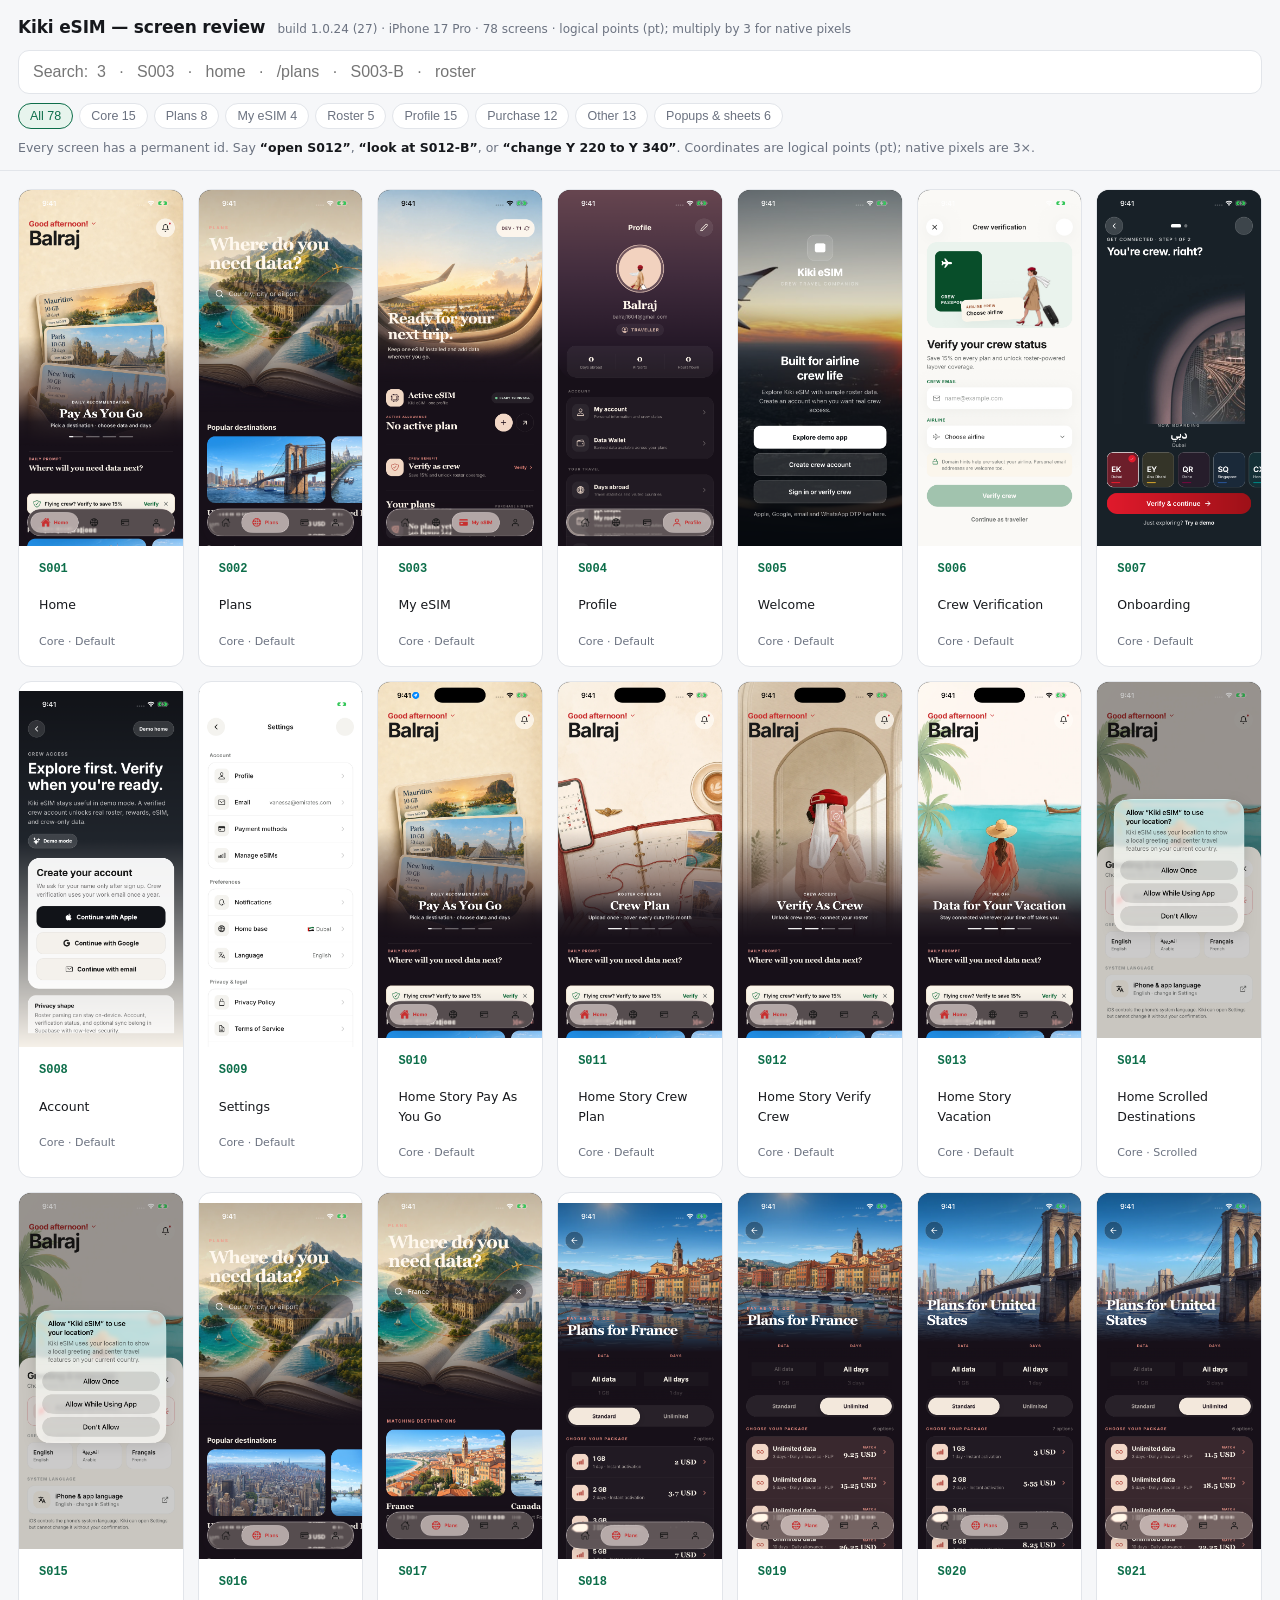
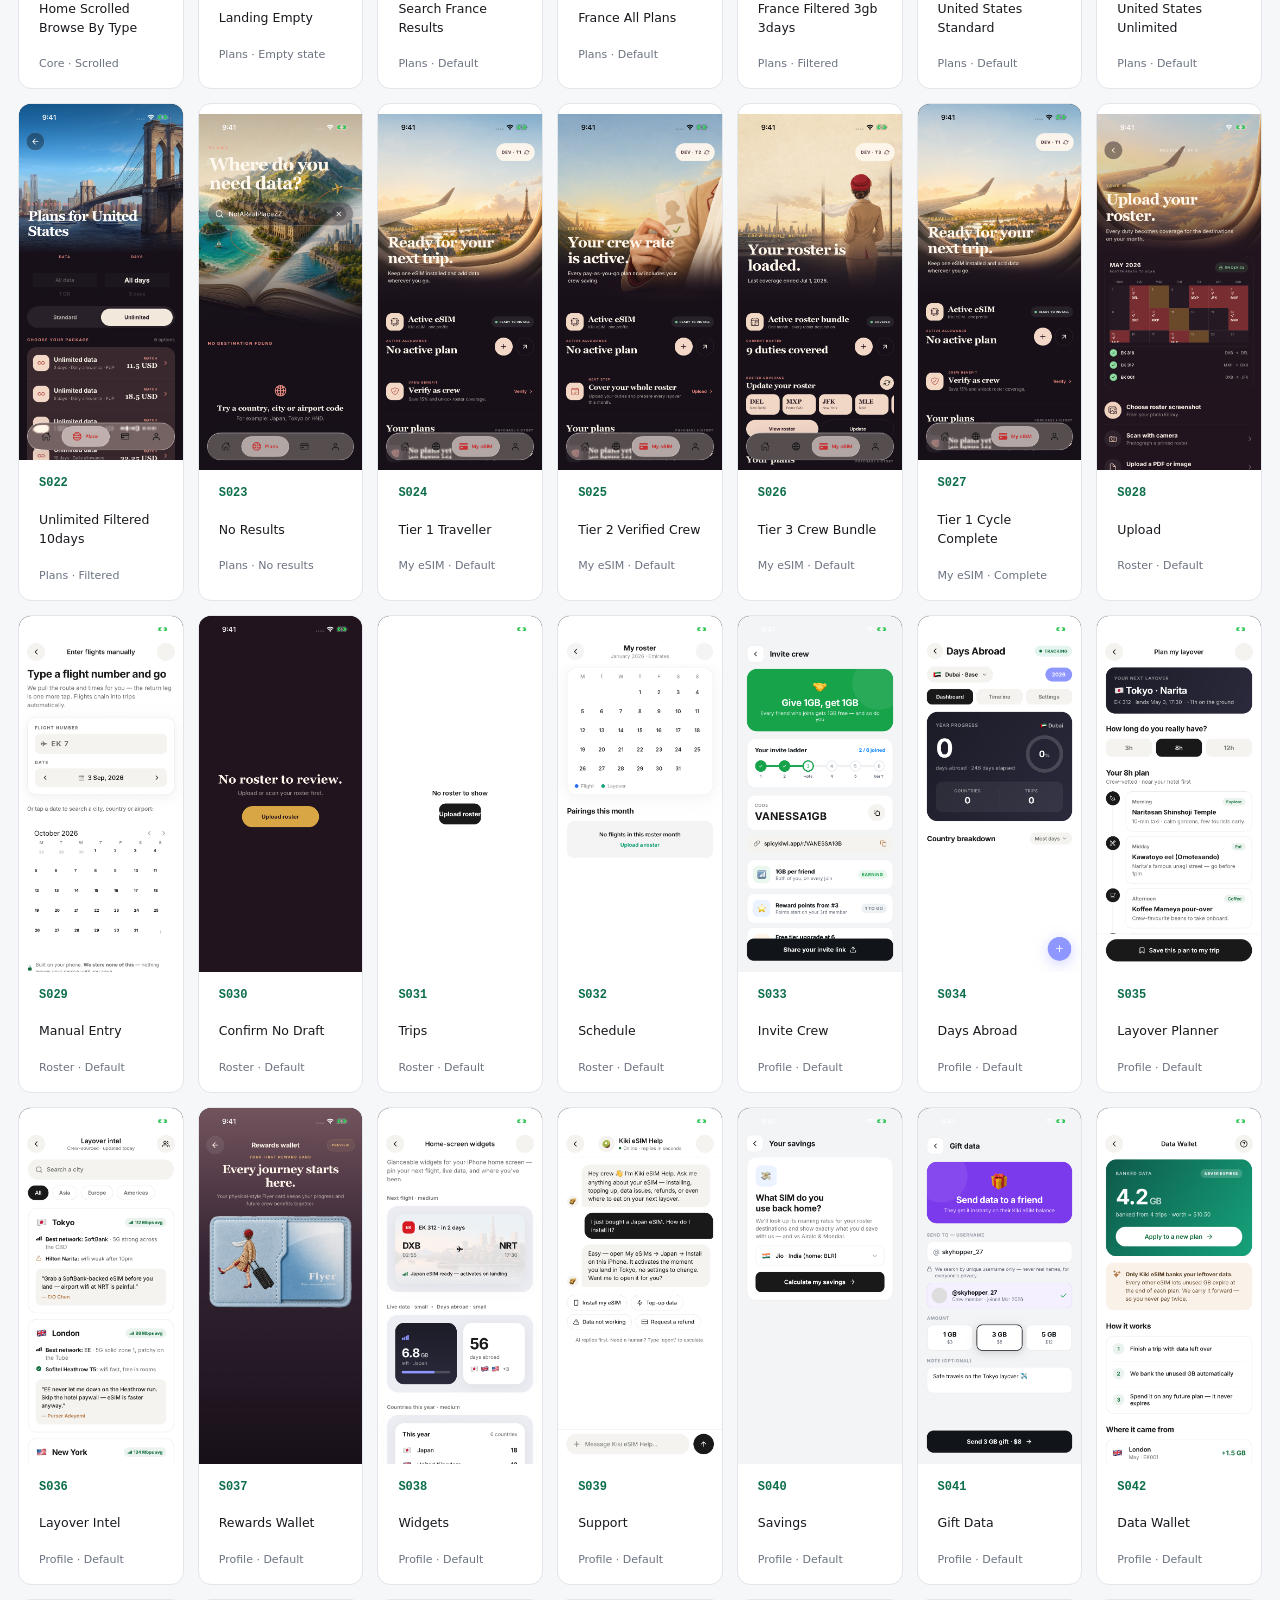
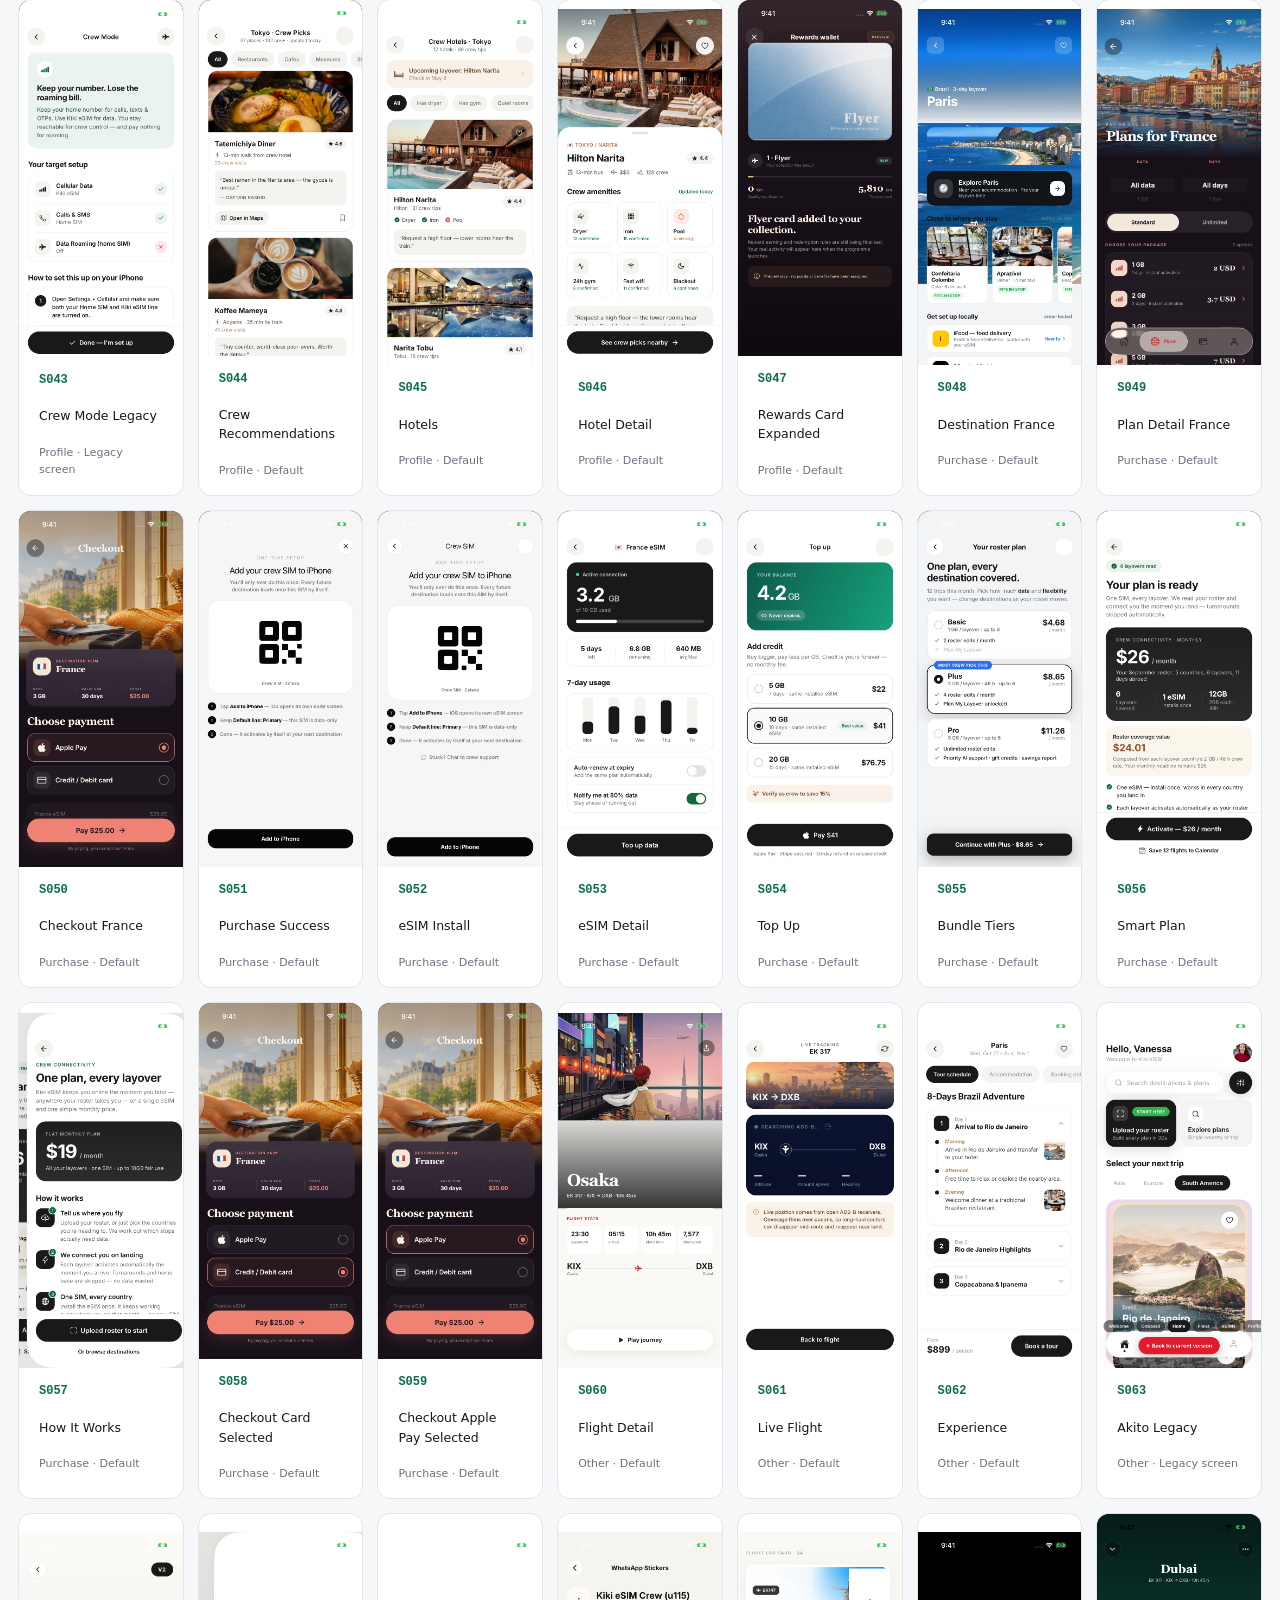
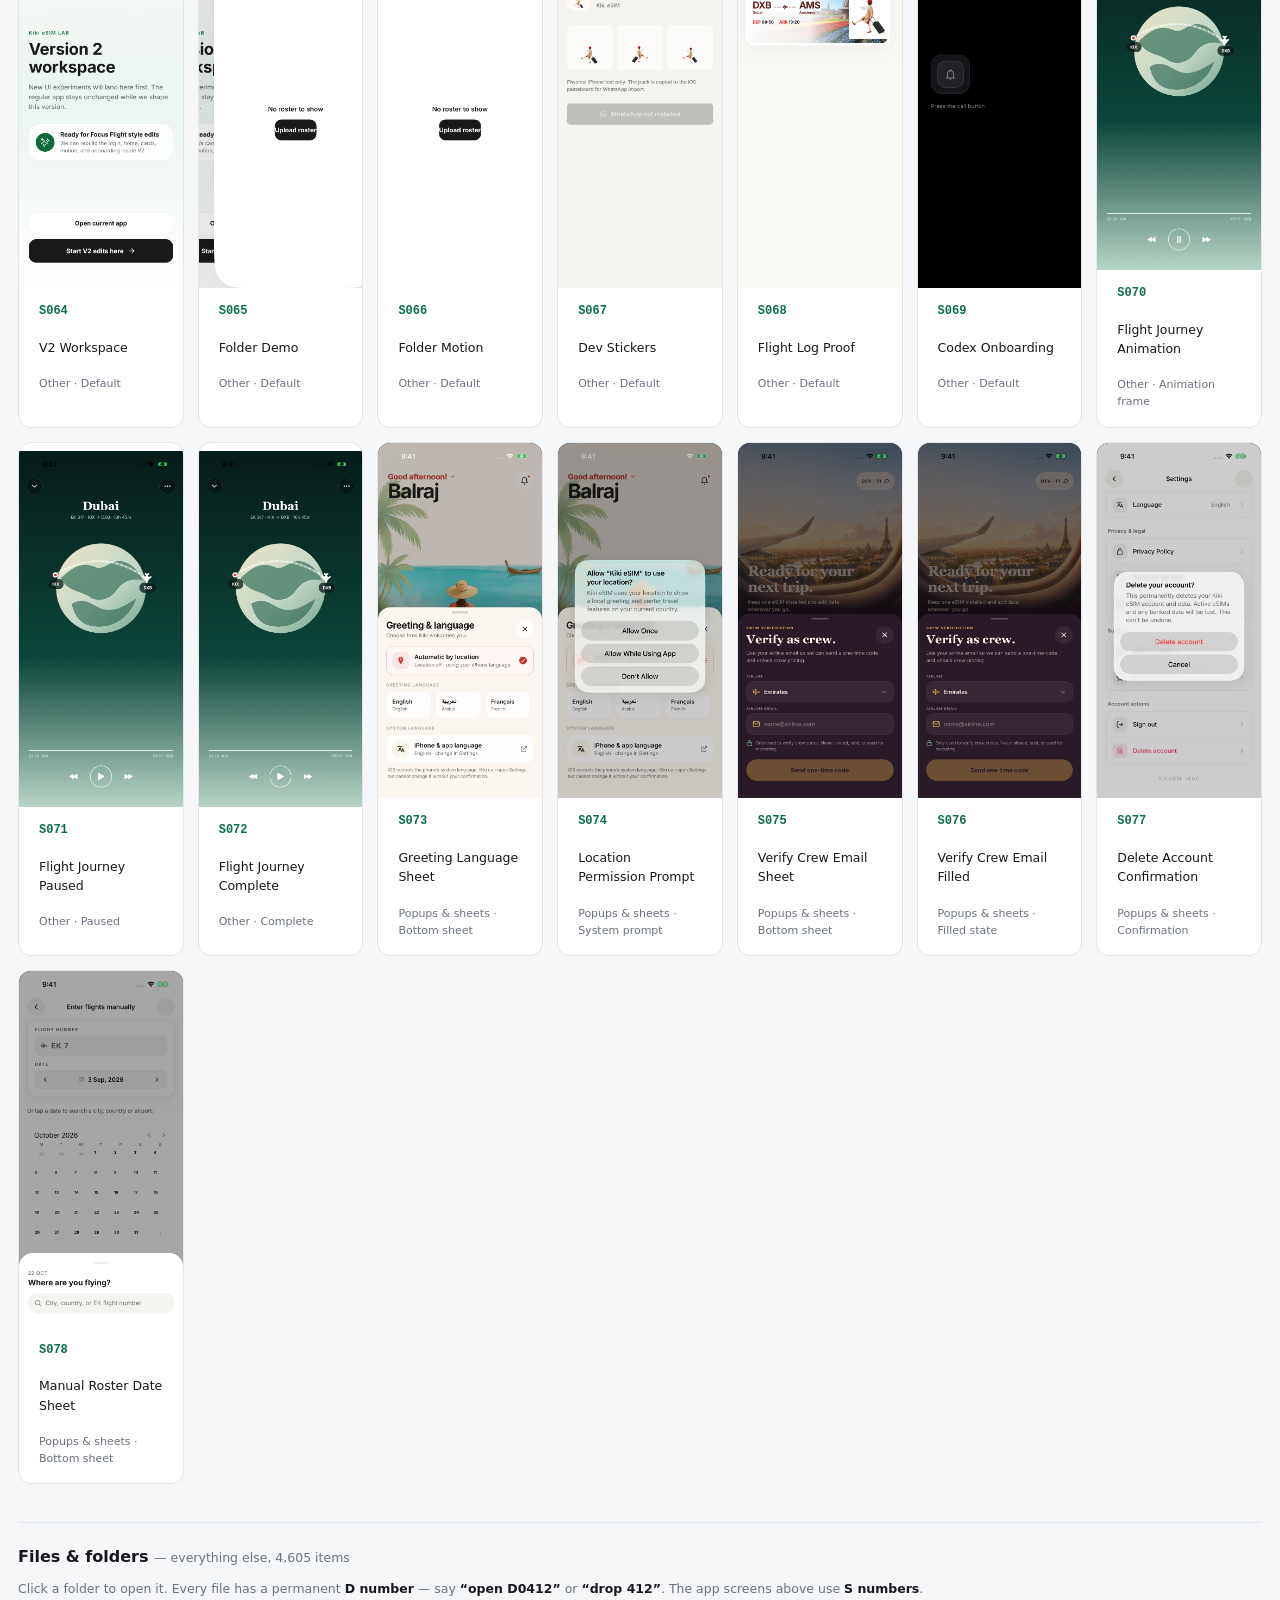
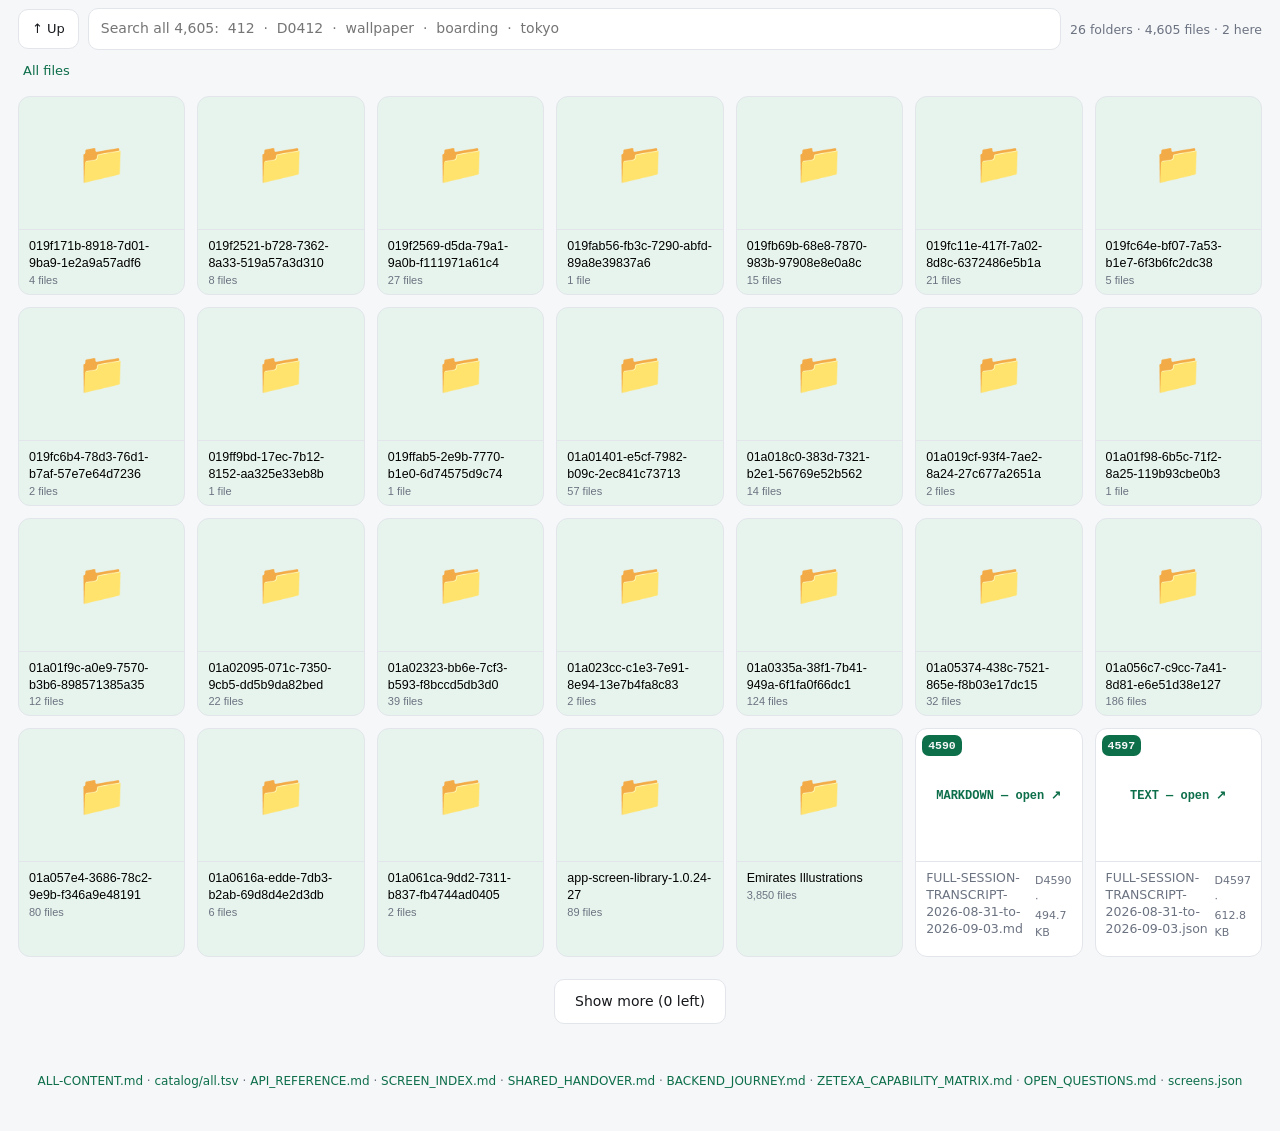
<file: index.html>
<!doctype html>
<html lang="en">
<head>
<meta charset="utf-8">
<meta name="viewport" content="width=device-width,initial-scale=1">
<title>Kiki eSIM — screen review</title>
<meta name="description" content="Numbered screen library for Kiki eSIM. Search S001, a screen name, a route, or an element id such as S003-B.">
<link rel="icon" href="data:image/svg+xml,<svg xmlns='http://www.w3.org/2000/svg' viewBox='0 0 100 100'><text y='.9em' font-size='90'>📱</text></svg>">
<link rel="stylesheet" href="styles.css">
</head>
<body>

<header>
  <div class="bar">
    <h1>Kiki eSIM — screen review</h1>
    <span class="build" id="build"></span>
  </div>
  <input id="q" type="search" autocomplete="off" spellcheck="false"
         placeholder="Search:  3   ·   S003   ·   home   ·   /plans   ·   S003-B   ·   roster">
  <div class="filters" id="filters"></div>
  <p class="hint">
    Every screen has a permanent id. Say <b>“open S012”</b>, <b>“look at S012-B”</b>,
    or <b>“change Y 220 to Y 340”</b>. Coordinates are logical points (pt); native pixels are 3×.
  </p>
</header>

<main>
  <section id="viewer" hidden>
    <div class="vhead">
      <div>
        <span class="sid" id="v-id"></span>
        <span class="sname" id="v-name"></span>
      </div>
      <div class="vnav">
        <button id="prev" title="Previous screen">‹ Prev</button>
        <button id="next" title="Next screen">Next ›</button>
        <button id="copy" title="Copy a direct link to this screen">Copy link</button>
      </div>
    </div>

    <div class="meta" id="v-meta"></div>

    <div class="pair">
      <figure>
        <figcaption>Original <a id="v-o-full" target="_blank" rel="noopener">full size ↗</a></figcaption>
        <div class="shot" id="shotwrap">
          <img id="v-orig" alt="">
          <div class="cross" id="crossx"></div><div class="cross h" id="crossy"></div>
          <div class="readout" id="readout">—</div>
        </div>
      </figure>
      <figure>
        <figcaption>Annotated <a id="v-a-full" target="_blank" rel="noopener">full size ↗</a></figcaption>
        <img id="v-anno" class="anno" alt="">
      </figure>
    </div>

    <div class="regions" id="v-regions"></div>
  </section>

  <section id="grid"></section>
  <p id="empty" hidden>No screen matches that. Try a number, a name, or an id like S003.</p>

  <section id="files">
    <div class="fhead">
      <h2>Files &amp; folders <span class="fdim">— everything else, <span id="f-total">…</span> items</span></h2>
      <p class="hint">
        Click a folder to open it. Every file has a permanent <b>D number</b> — say
        <b>“open D0412”</b> or <b>“drop 412”</b>. The app screens above use <b>S numbers</b>.
      </p>
      <div class="fbar">
        <button id="f-up" title="Up one folder">↑ Up</button>
        <input id="f-q" type="search" autocomplete="off" spellcheck="false"
               placeholder="Search all 4,605:  412  ·  D0412  ·  wallpaper  ·  boarding  ·  tokyo">
        <span class="fdim" id="f-count">loading…</span>
      </div>
      <div class="fcrumbs" id="f-crumbs"></div>
    </div>

    <div id="f-grid" class="fgrid"></div>
    <p id="f-empty" class="fdim" hidden>Nothing matches that.</p>
    <button id="f-more" class="fmore" hidden>Show more</button>
  </section>
</main>

<footer>
  <a href="ALL-CONTENT.md">ALL-CONTENT.md</a> ·
  <a href="catalog/all.tsv">catalog/all.tsv</a> ·
  <a href="docs/API_REFERENCE.md">API_REFERENCE.md</a> ·
  <a href="docs/SCREEN_INDEX.md">SCREEN_INDEX.md</a> ·
  <a href="KIKI_ESIM_SHARED_HANDOVER.md">SHARED_HANDOVER.md</a> ·
  <a href="docs/BACKEND_JOURNEY.md">BACKEND_JOURNEY.md</a> ·
  <a href="docs/ZETEXA_CAPABILITY_MATRIX.md">ZETEXA_CAPABILITY_MATRIX.md</a> ·
  <a href="docs/OPEN_QUESTIONS.md">OPEN_QUESTIONS.md</a> ·
  <a href="data/screens.json">screens.json</a>
</footer>

<script src="app.js"></script>
<script src="files.js"></script>
</body>
</html>
</file>
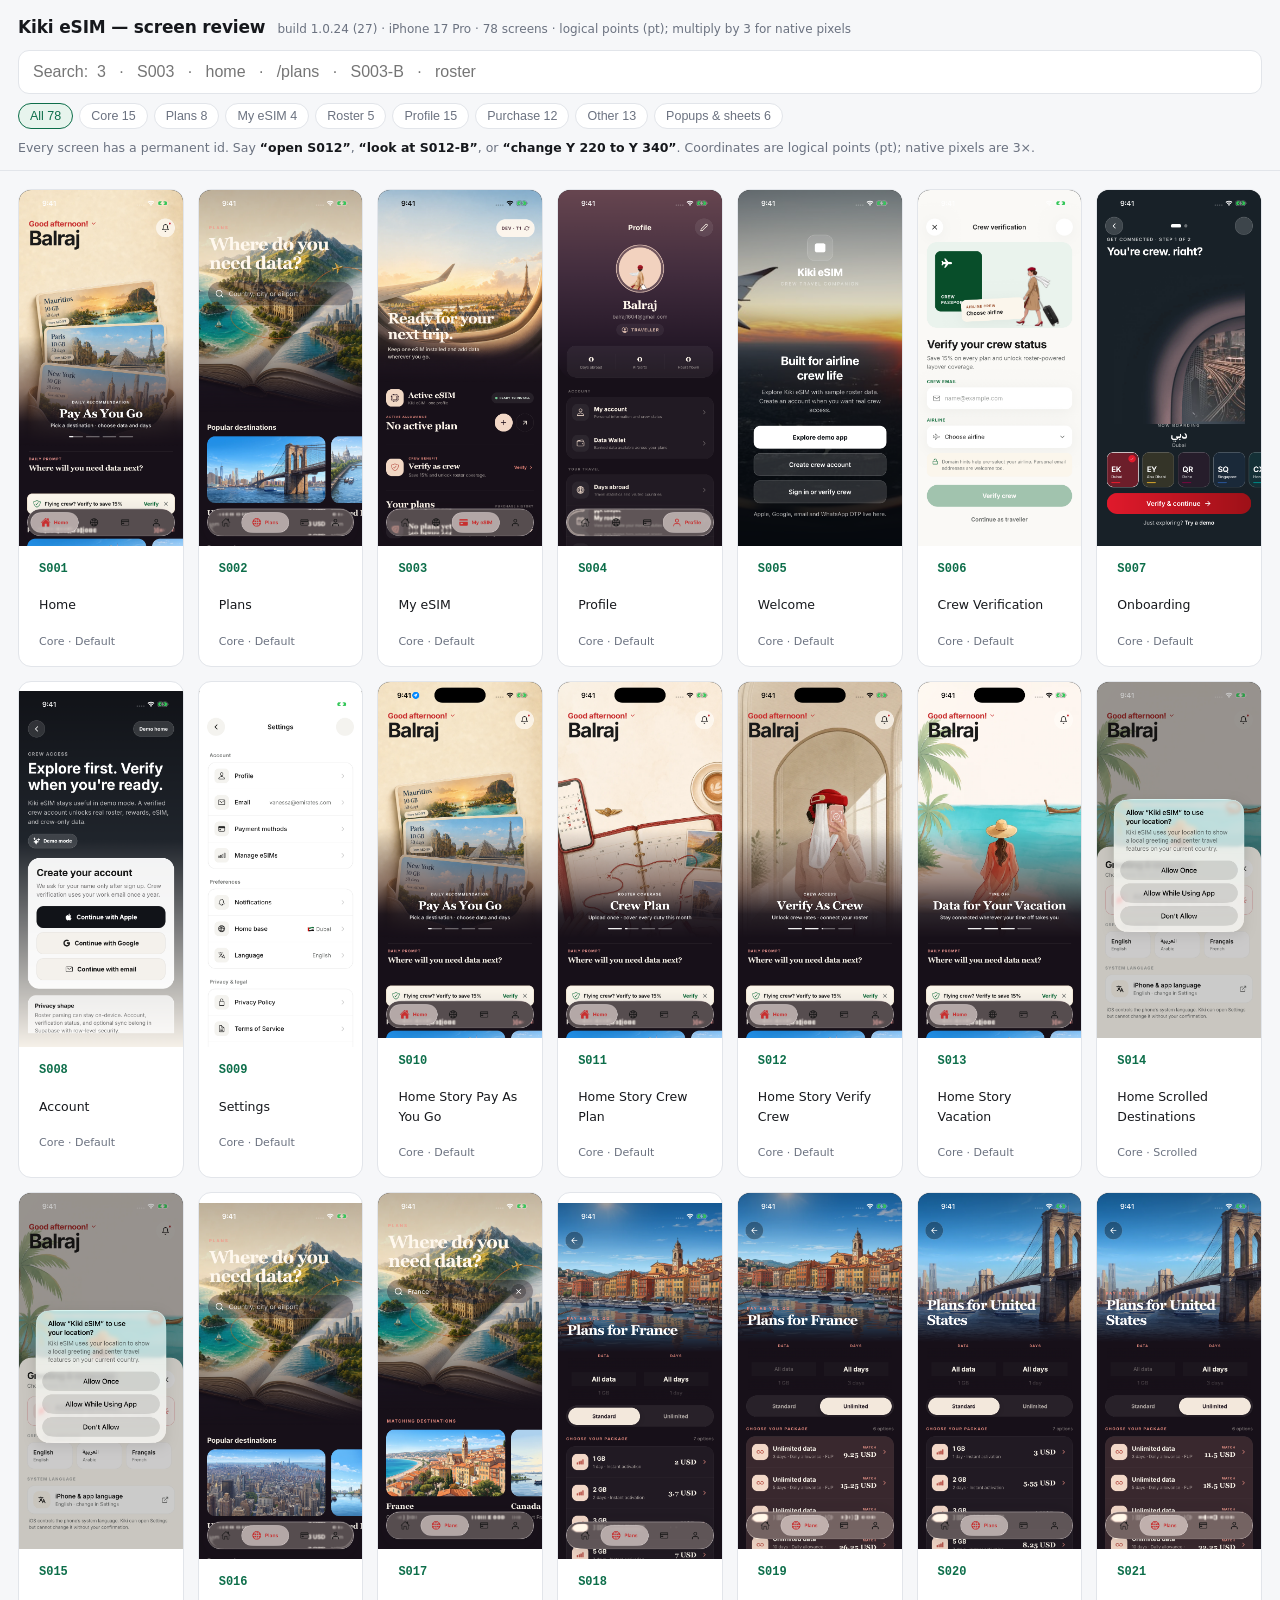
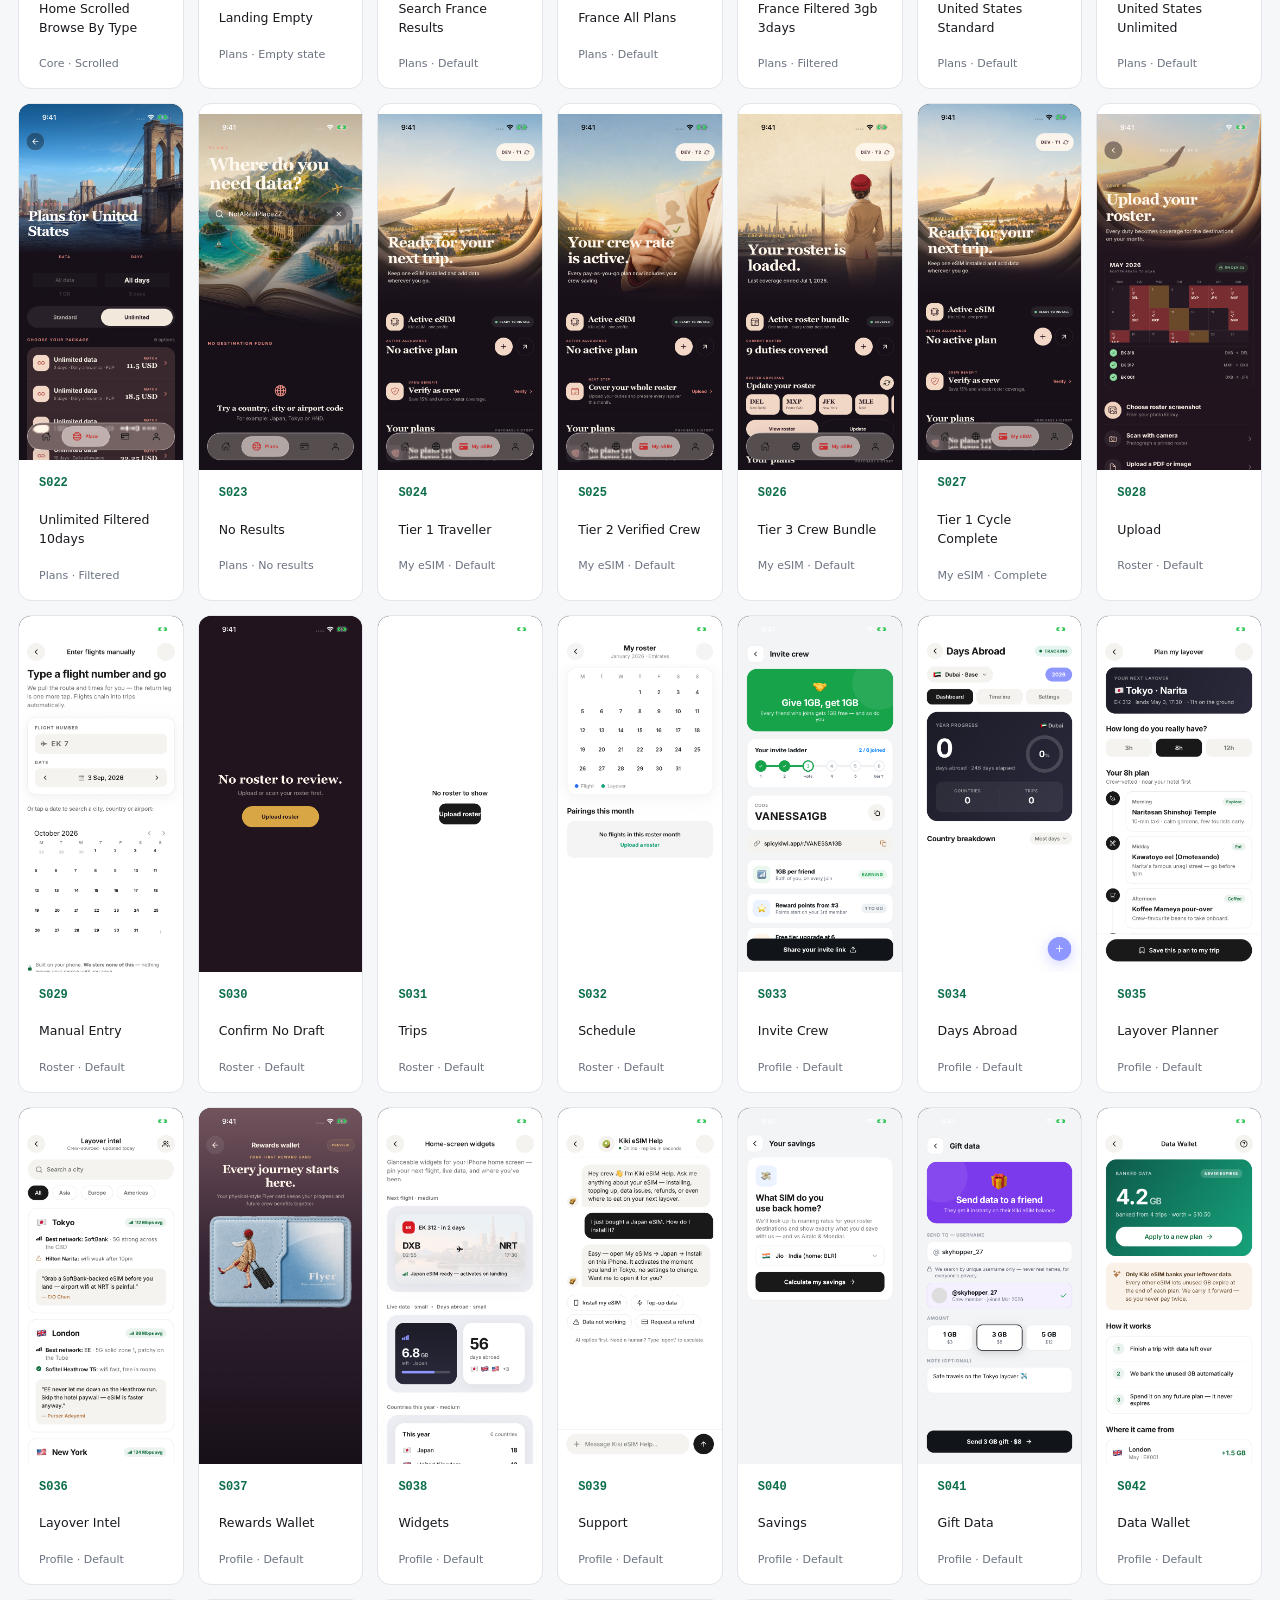
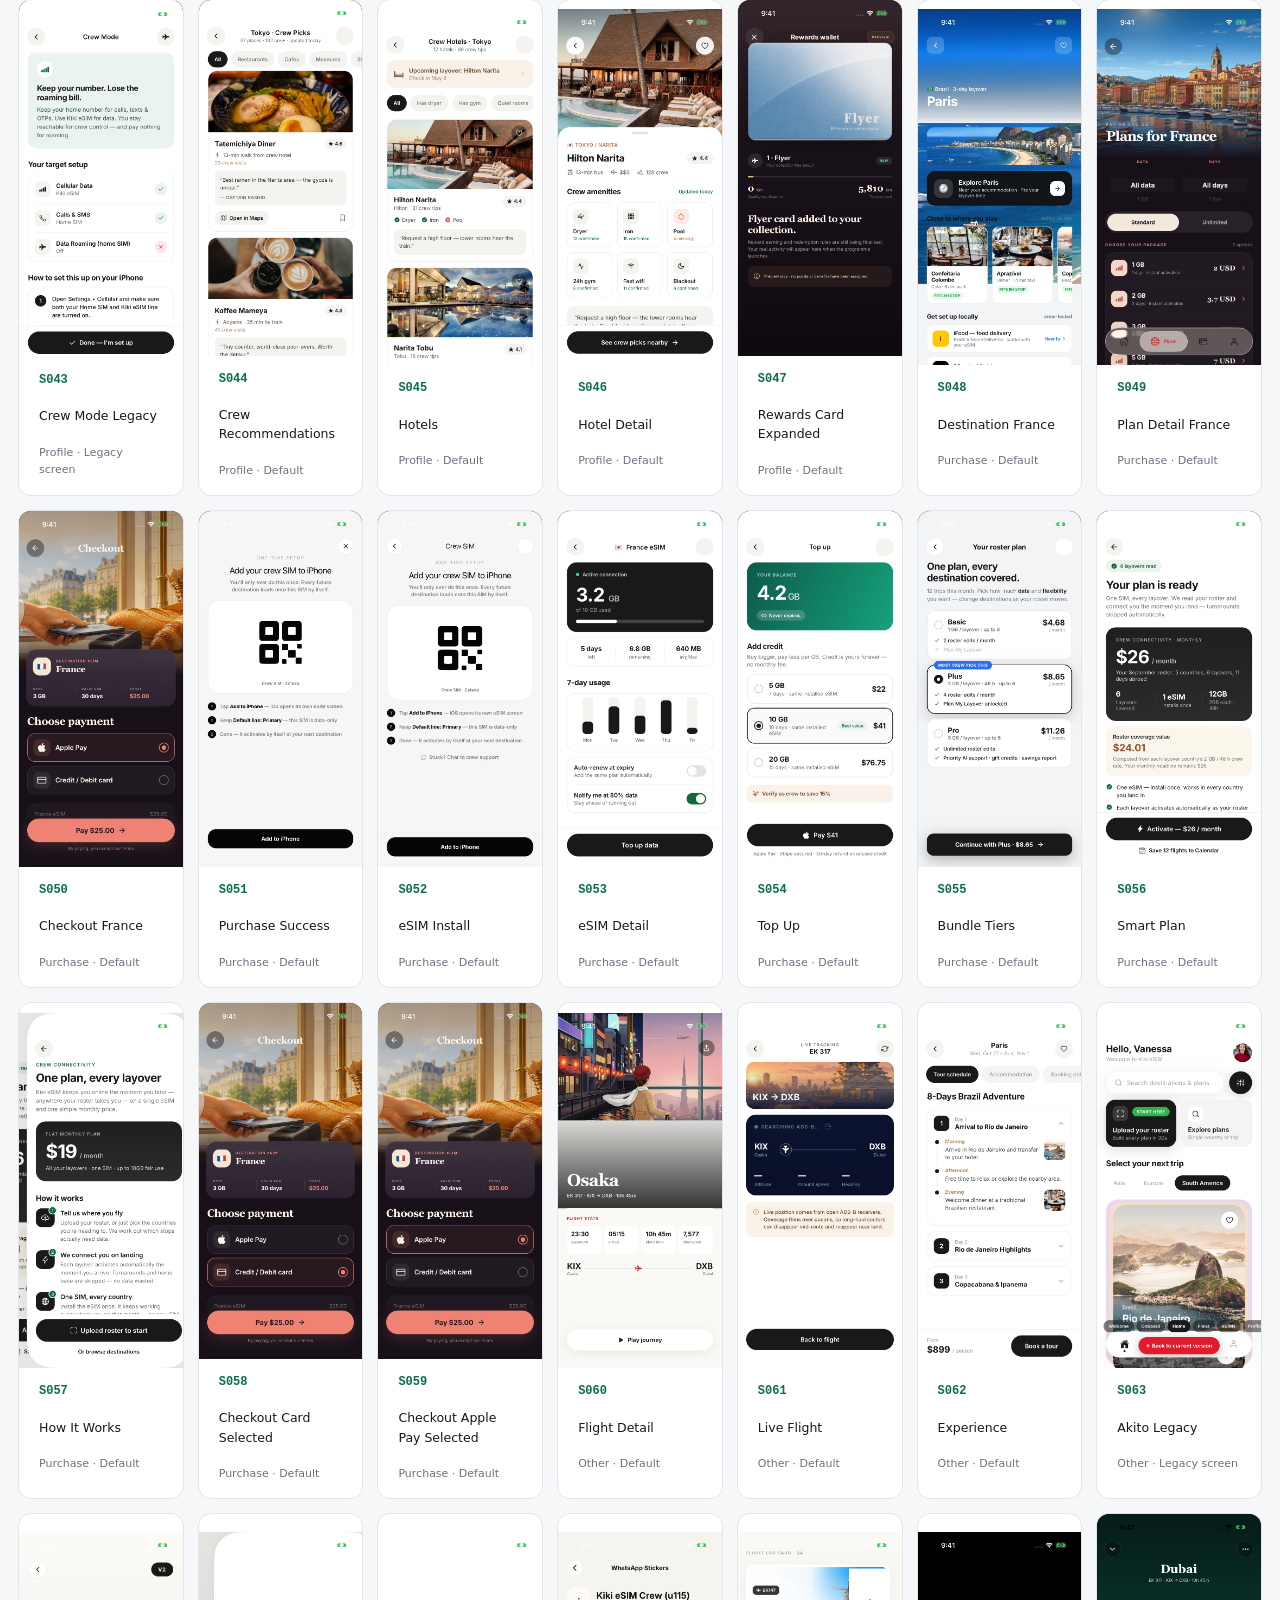
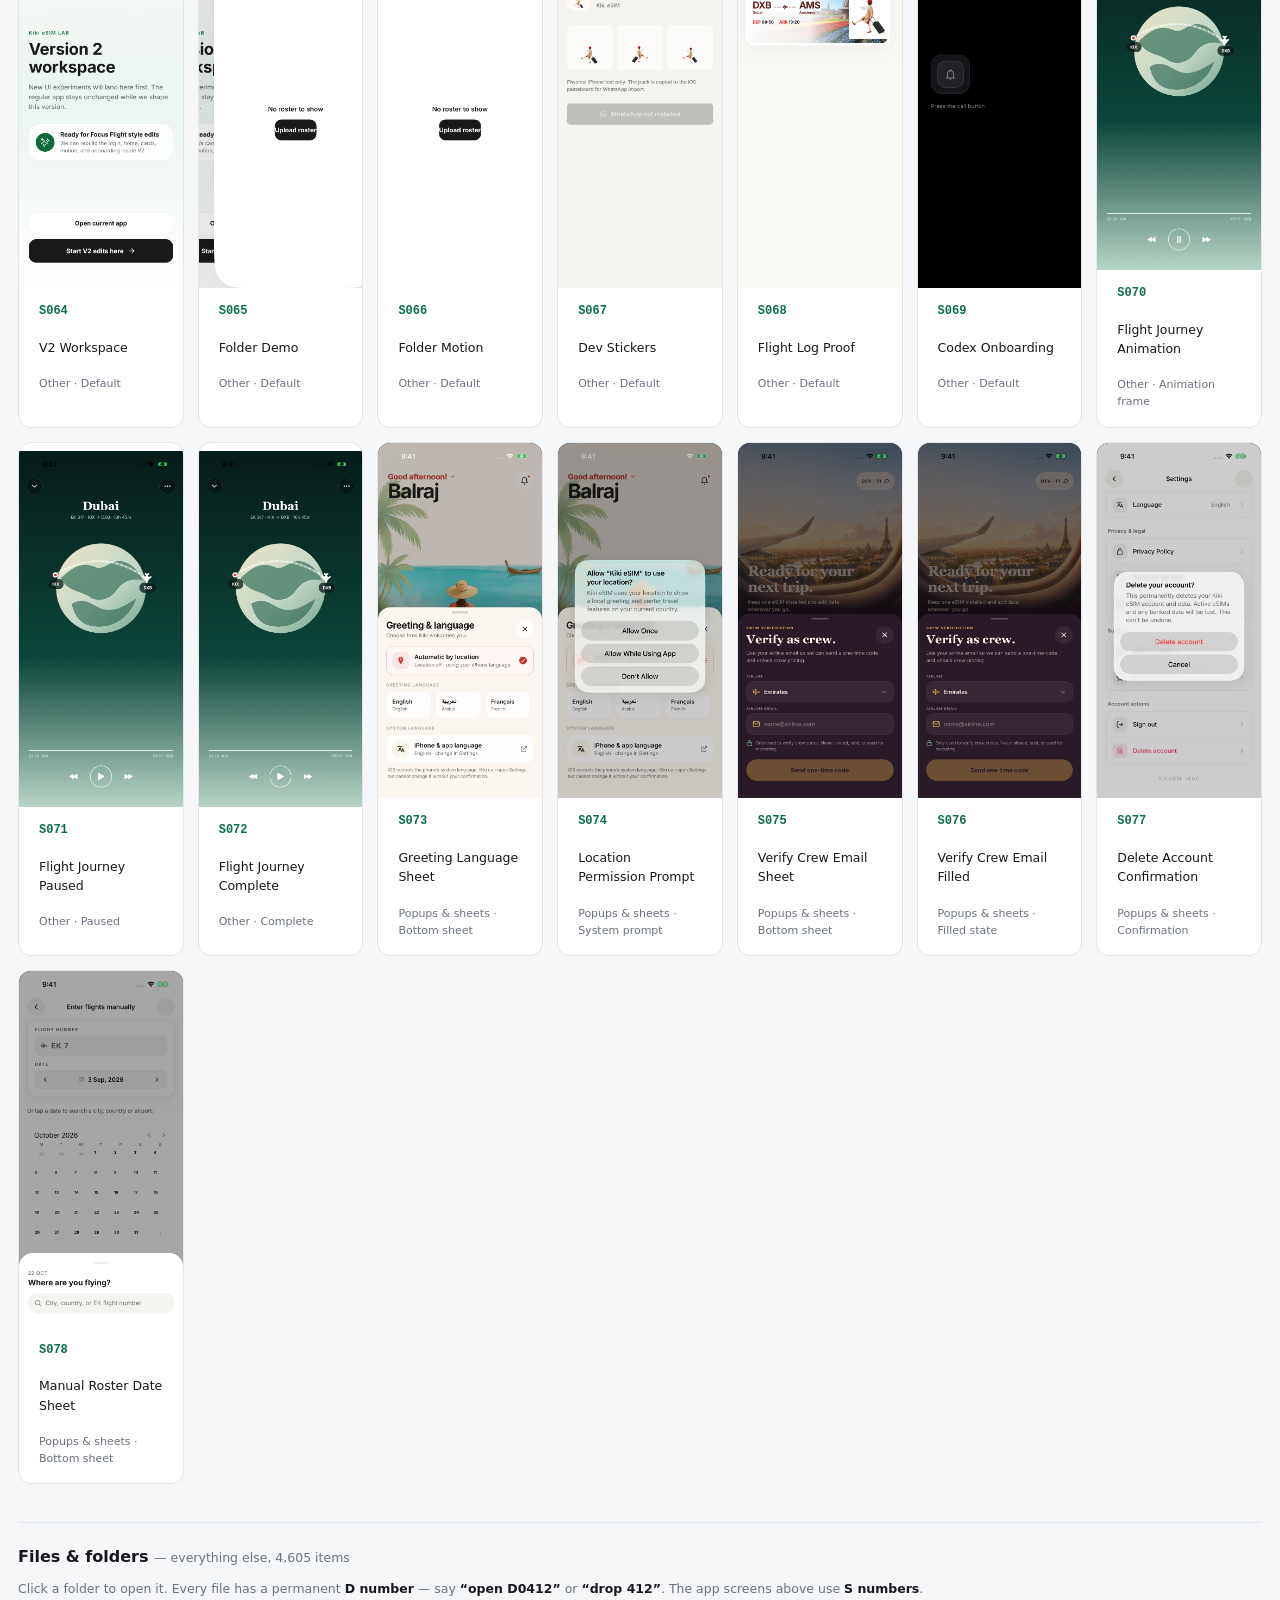
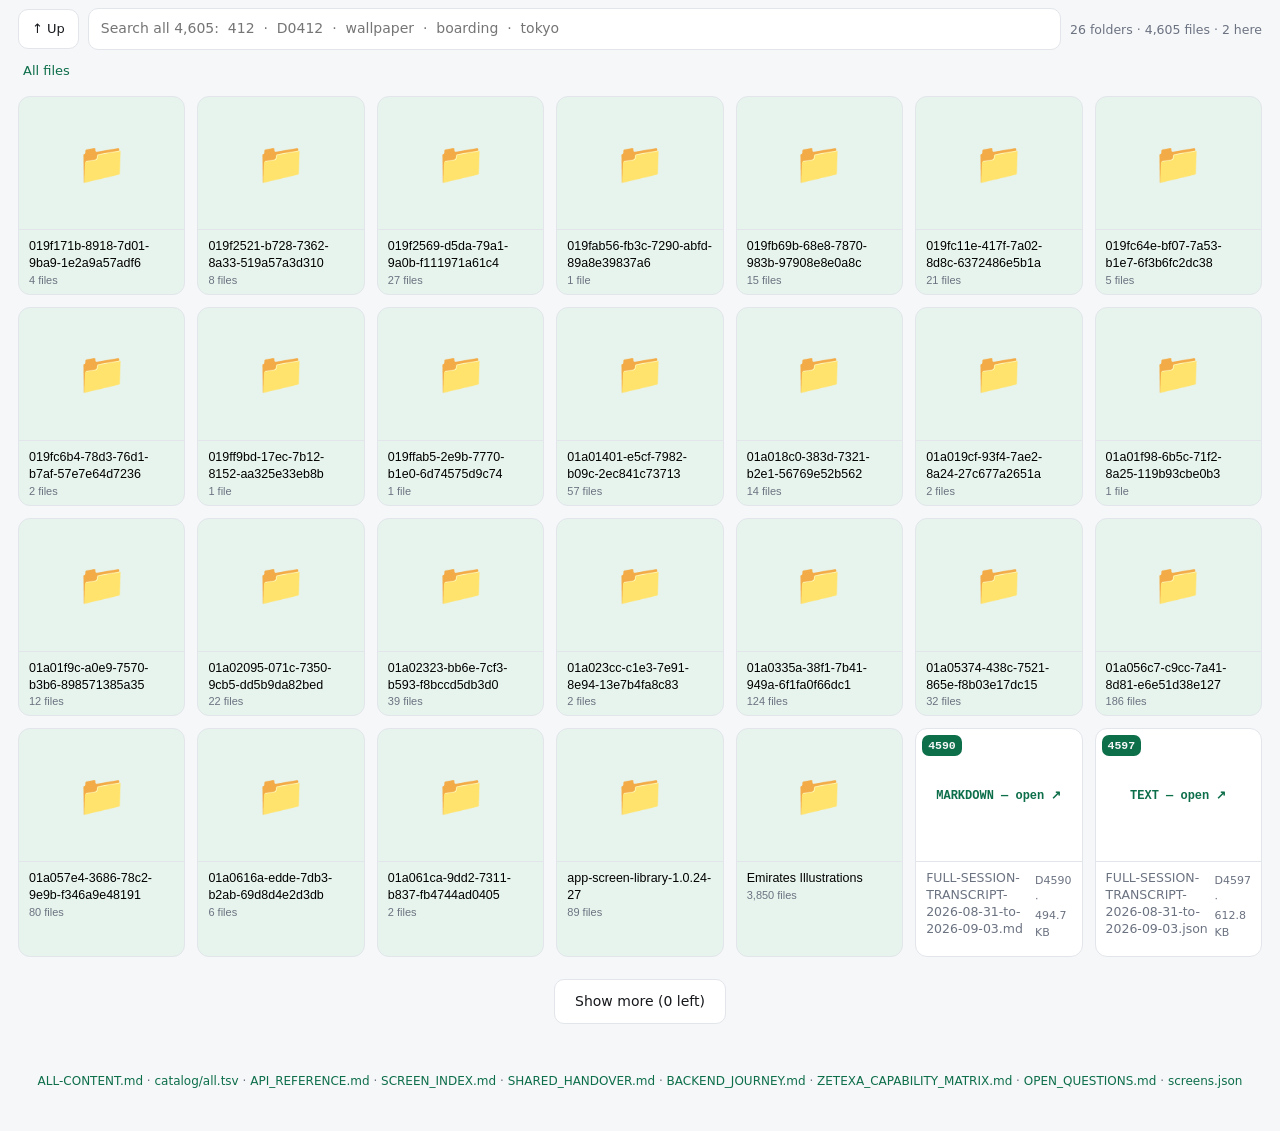
<file: all.html>
<!doctype html>
<html lang="en">
<head>
<meta charset="utf-8">
<title>Moved — Kiki eSIM</title>
<meta name="robots" content="noindex">
<link rel="canonical" href="https://balraj1604.github.io/kiki-esim-screens/">
<script>
  // Every file now lives on the main page under "Files & folders".
  // Preserve a #D0412 or #/folder deep link when forwarding.
  location.replace('./' + (location.hash || '#/'));
</script>
<style>
  body{margin:0;min-height:100vh;display:grid;place-items:center;background:#0e0f11;color:#e9ecf1;
       font:15px/1.6 -apple-system,BlinkMacSystemFont,system-ui,sans-serif;text-align:center;padding:24px}
  @media (prefers-color-scheme:light){body{background:#f6f7f9;color:#16181c}}
  a{color:#0f8a52}
  @media (prefers-color-scheme:dark){a{color:#7dd3a0}}
</style>
</head>
<body>
  <p>
    All files now live on the main page, under <strong>Files &amp; folders</strong>.<br>
    <a href="./">Go to the Kiki eSIM screen review page →</a>
  </p>
</body>
</html>
</file>
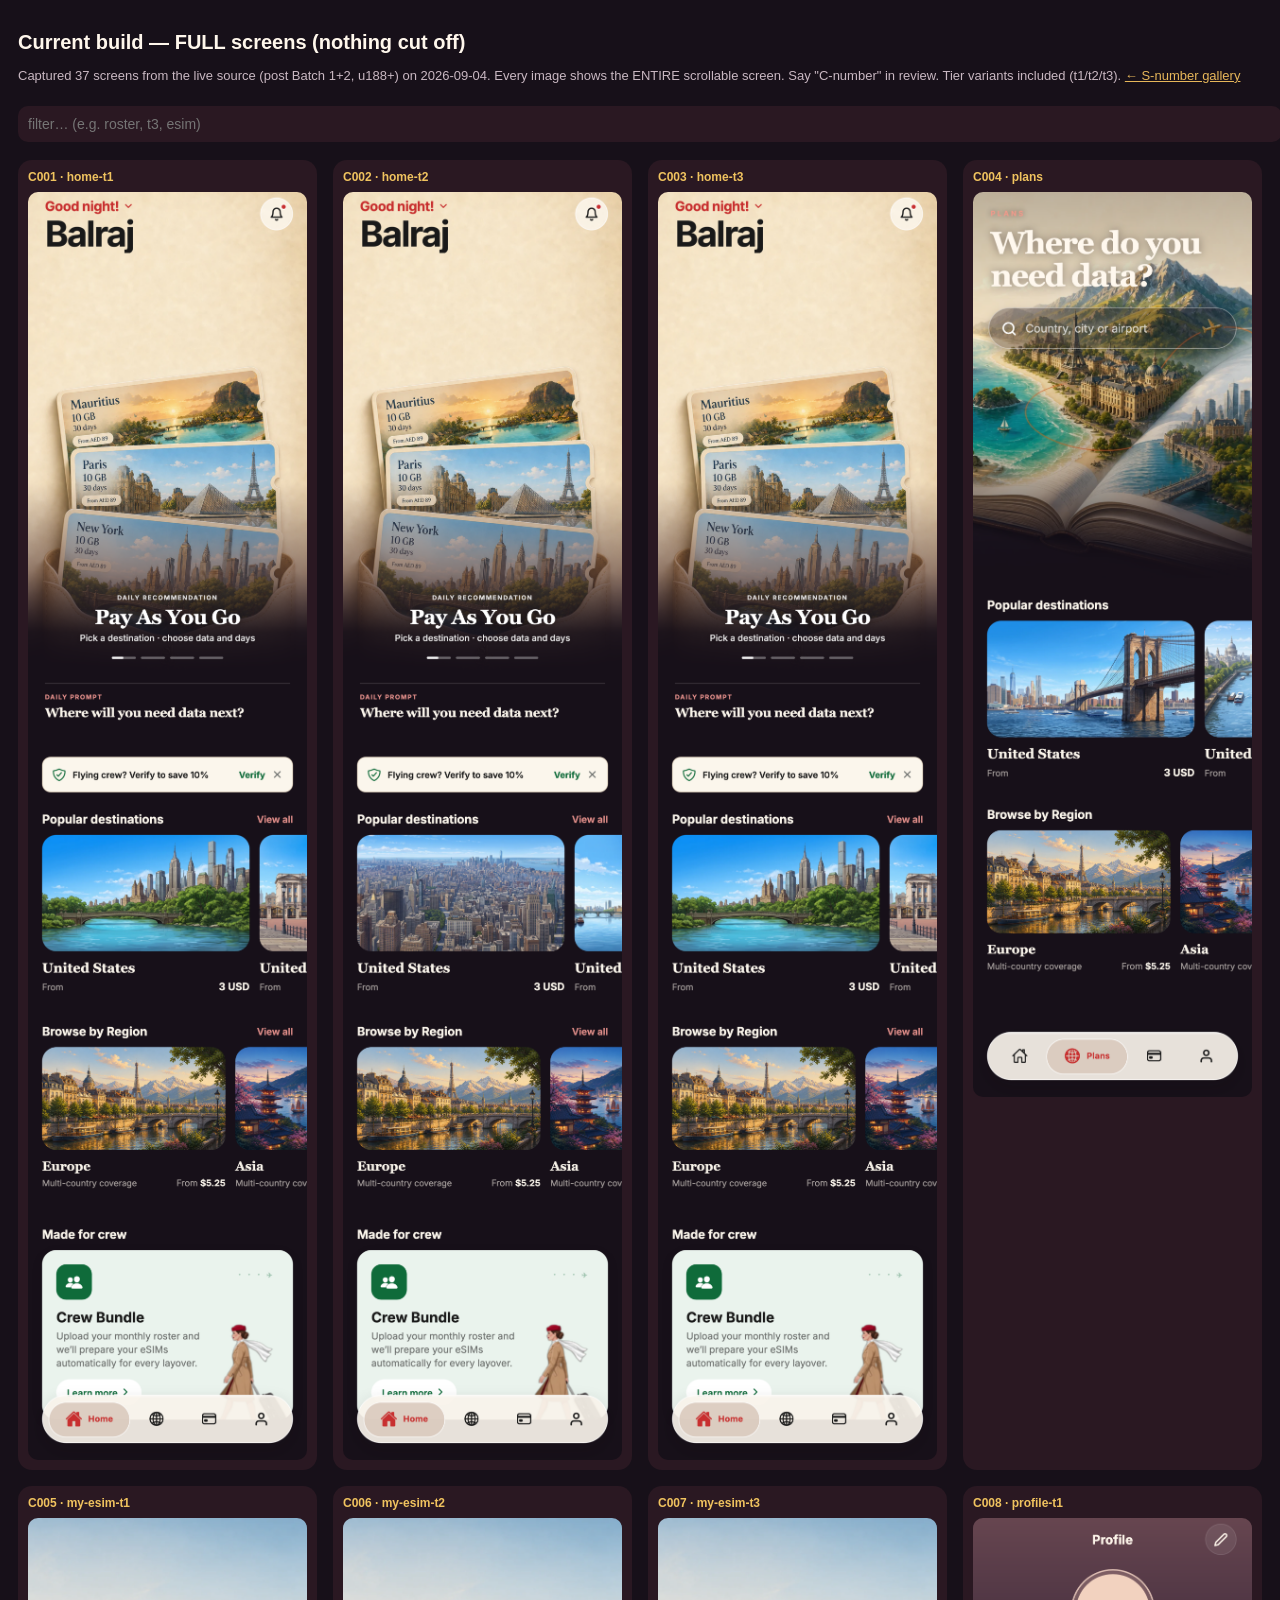
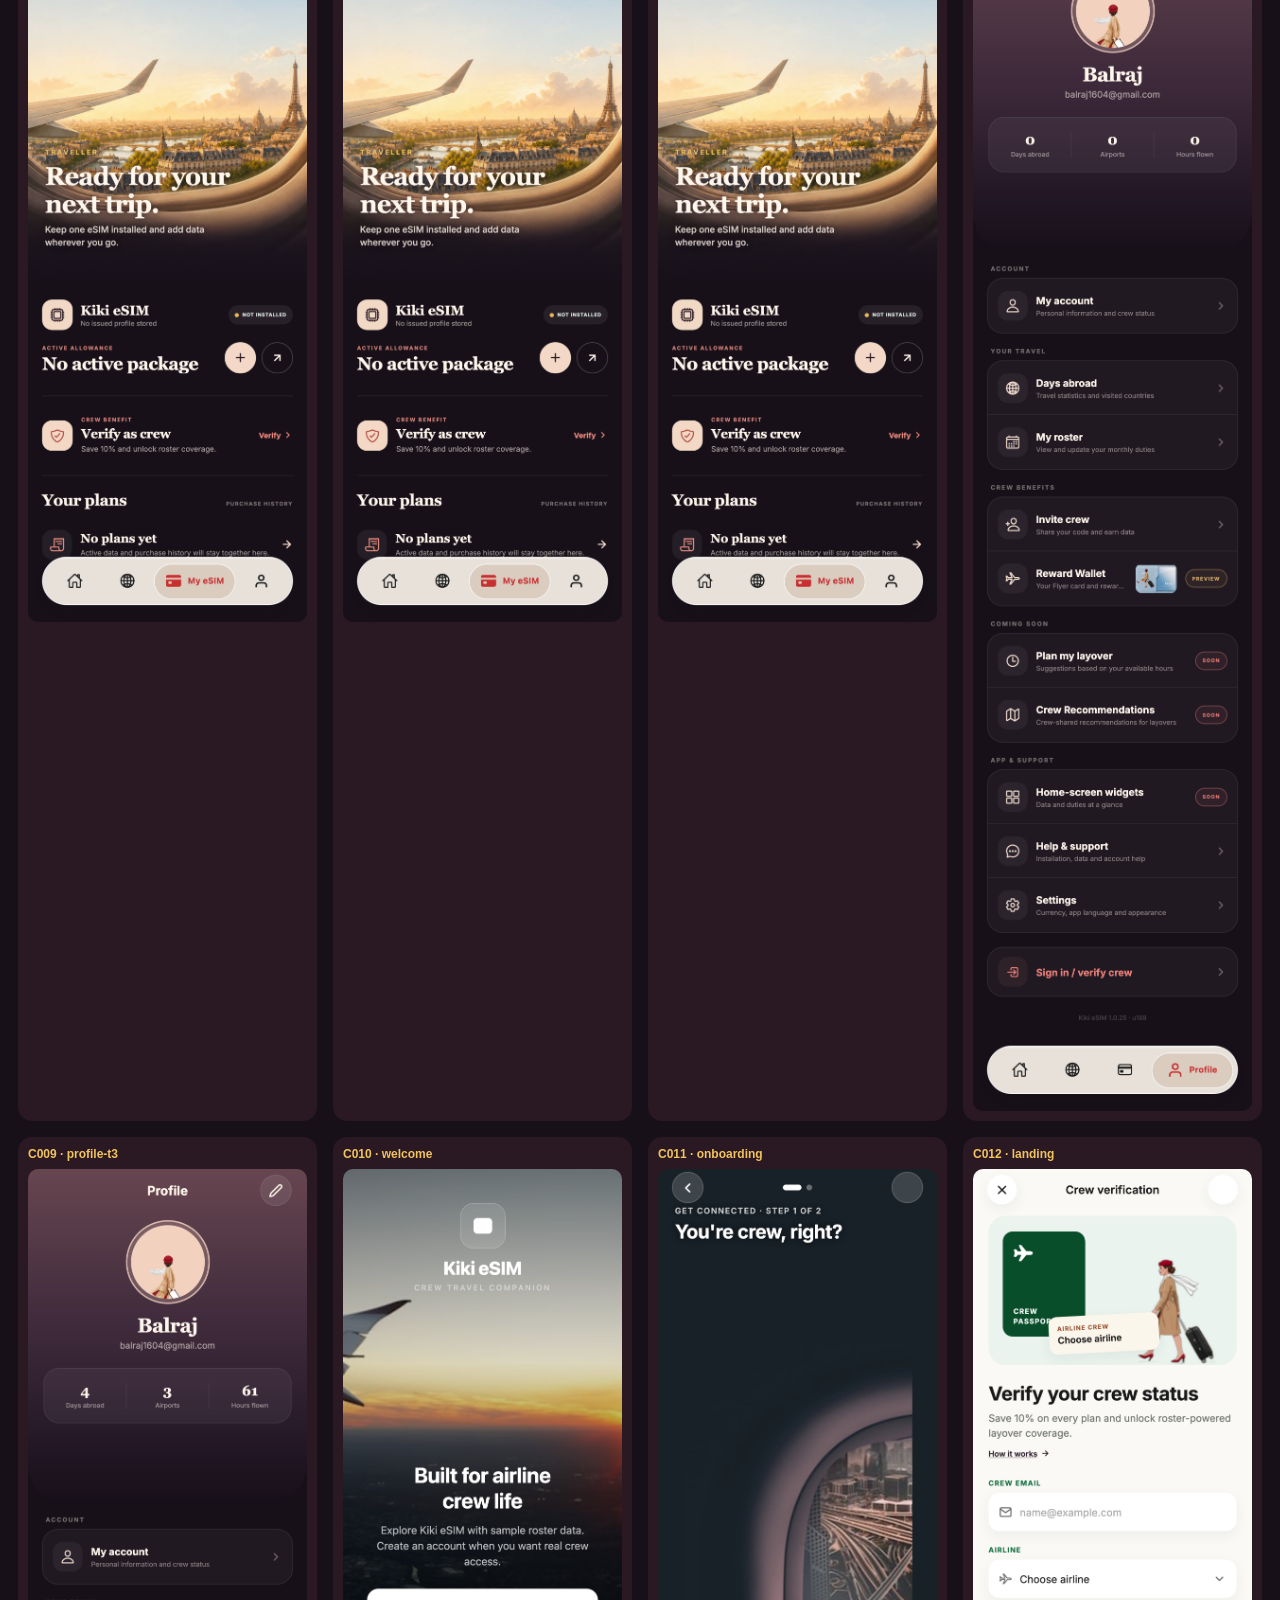
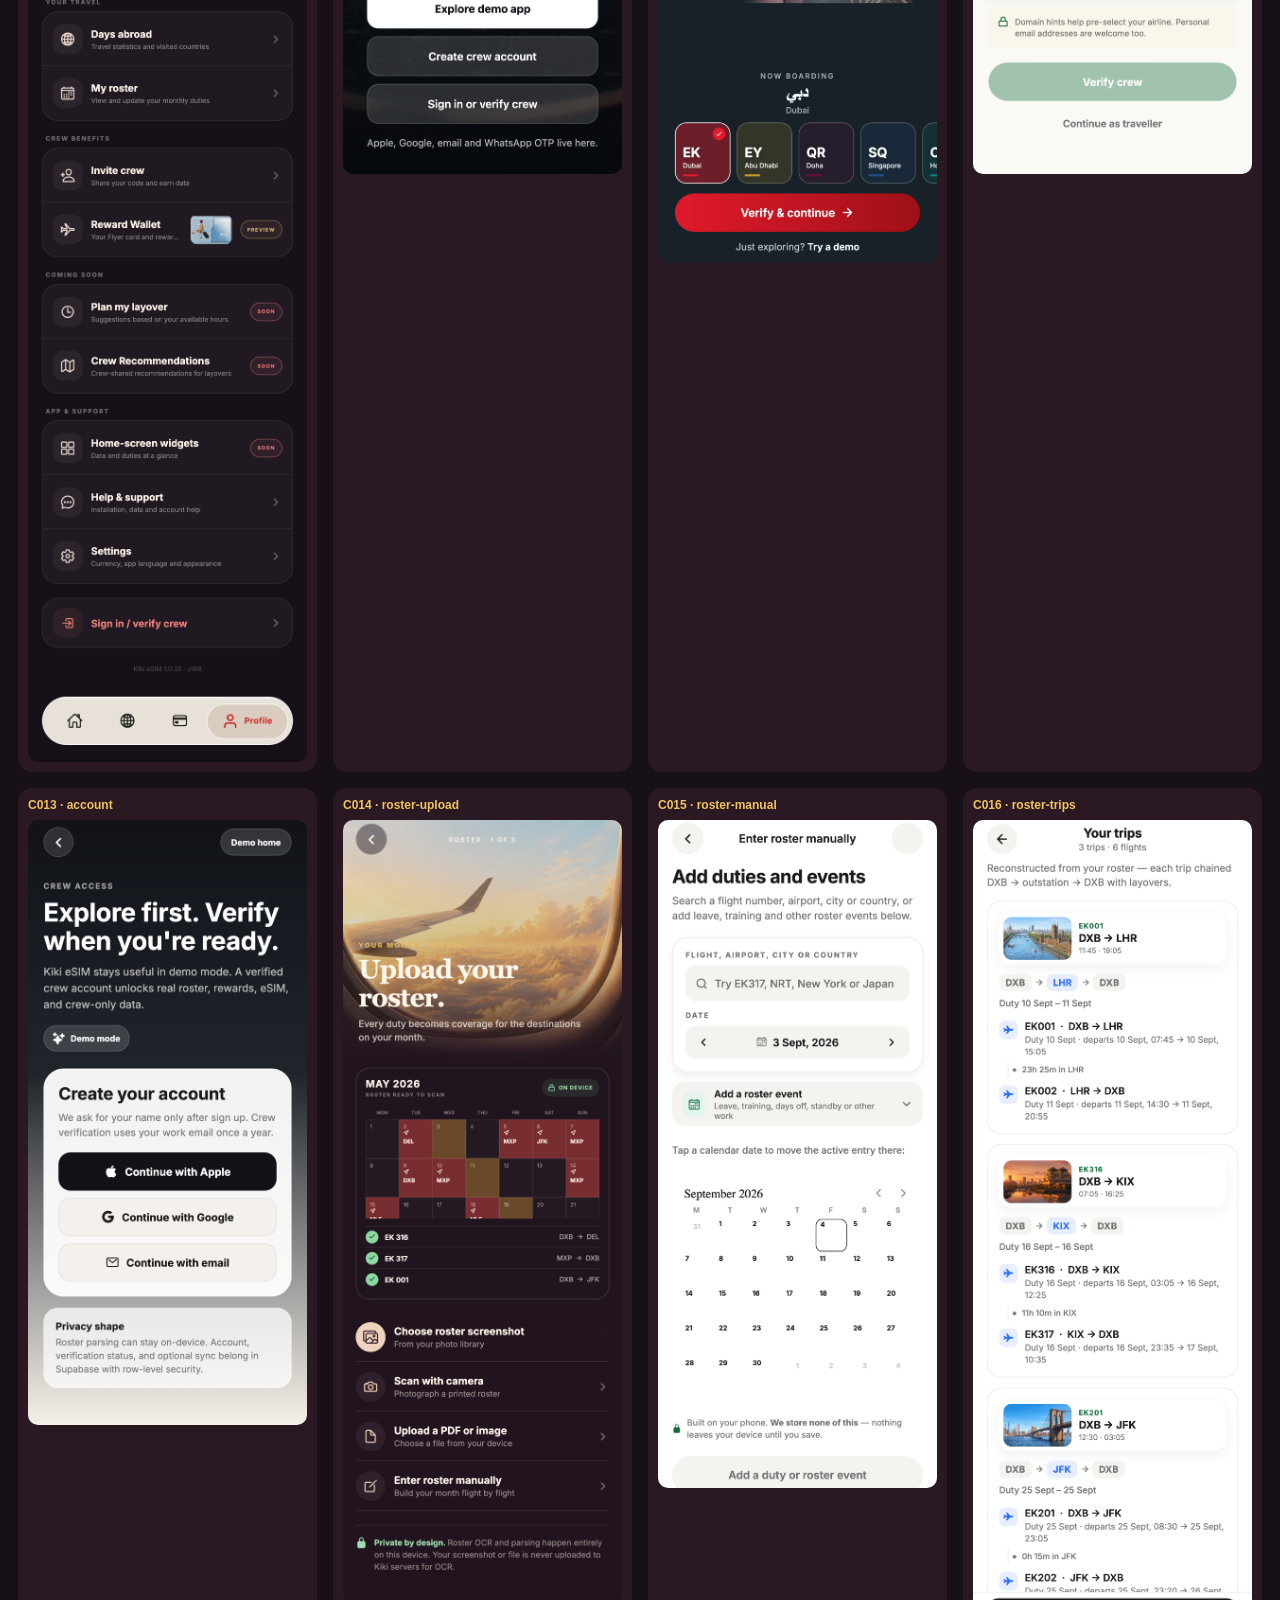
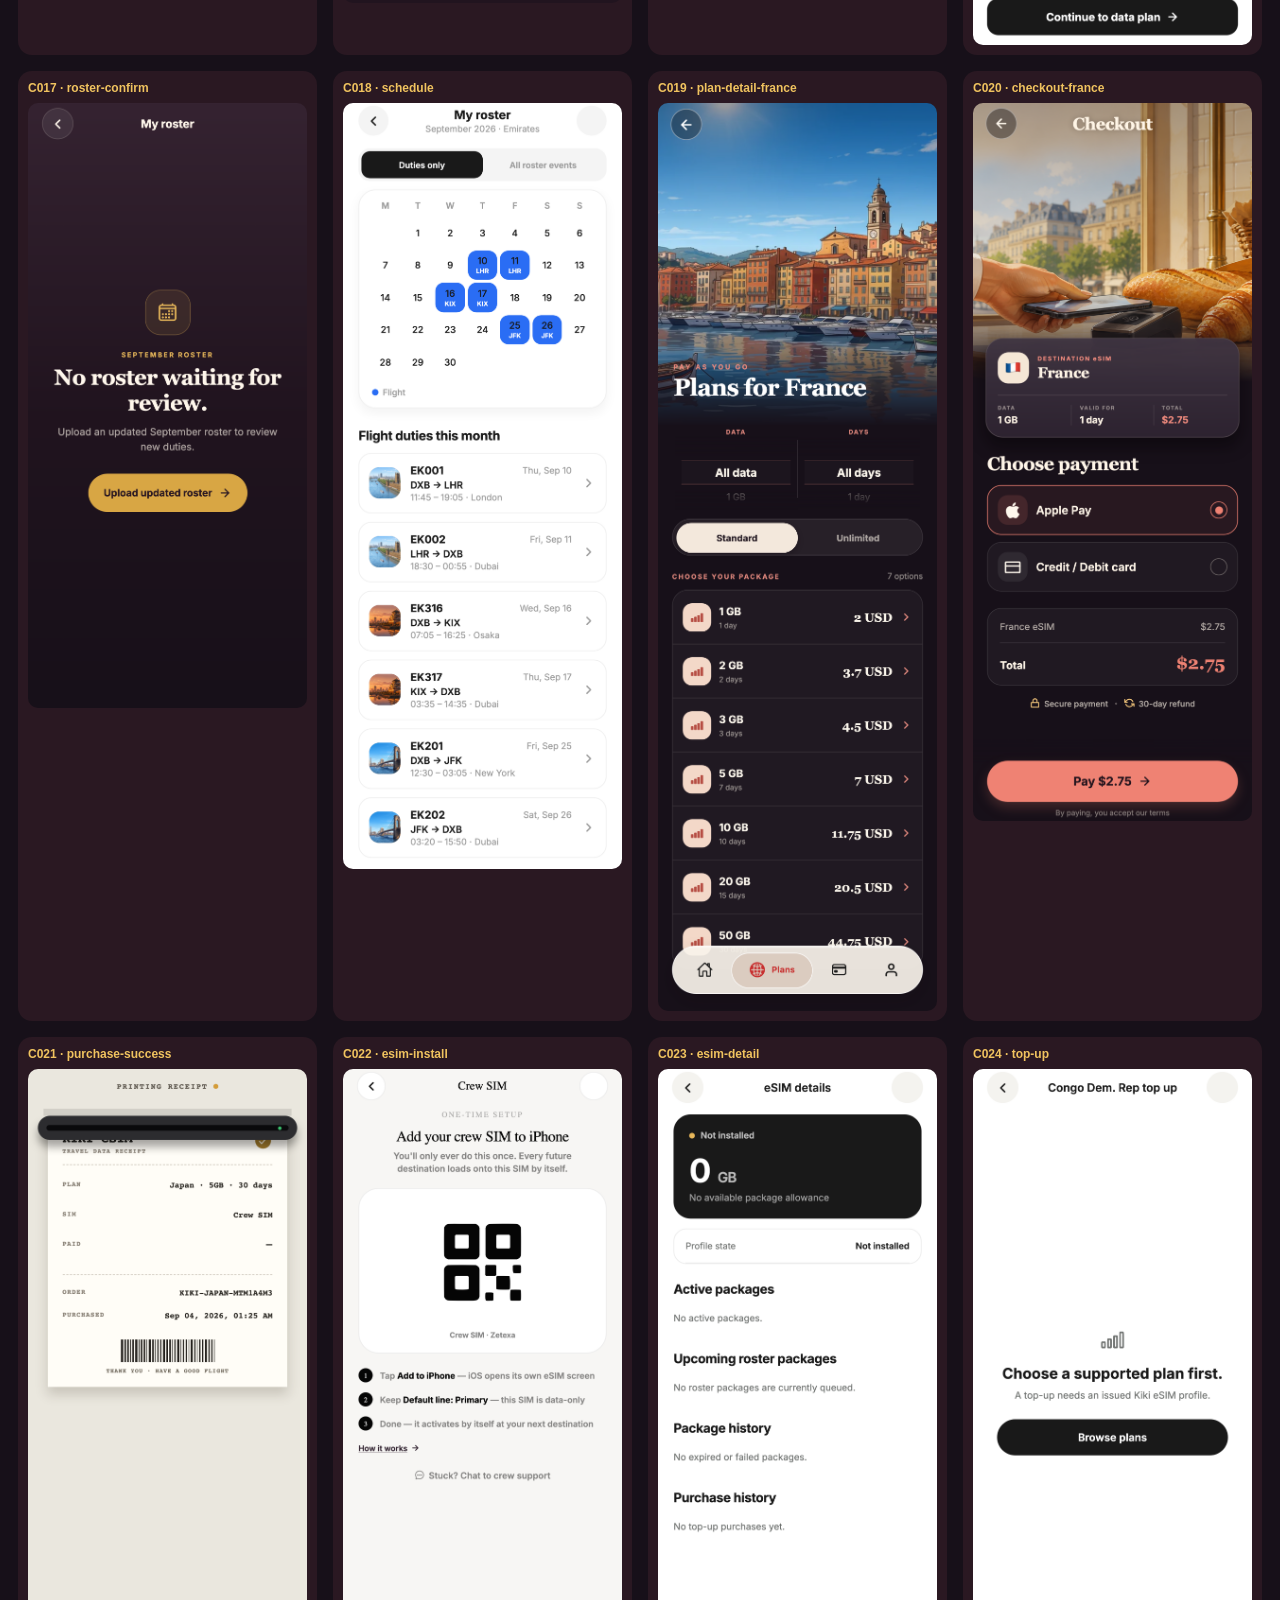
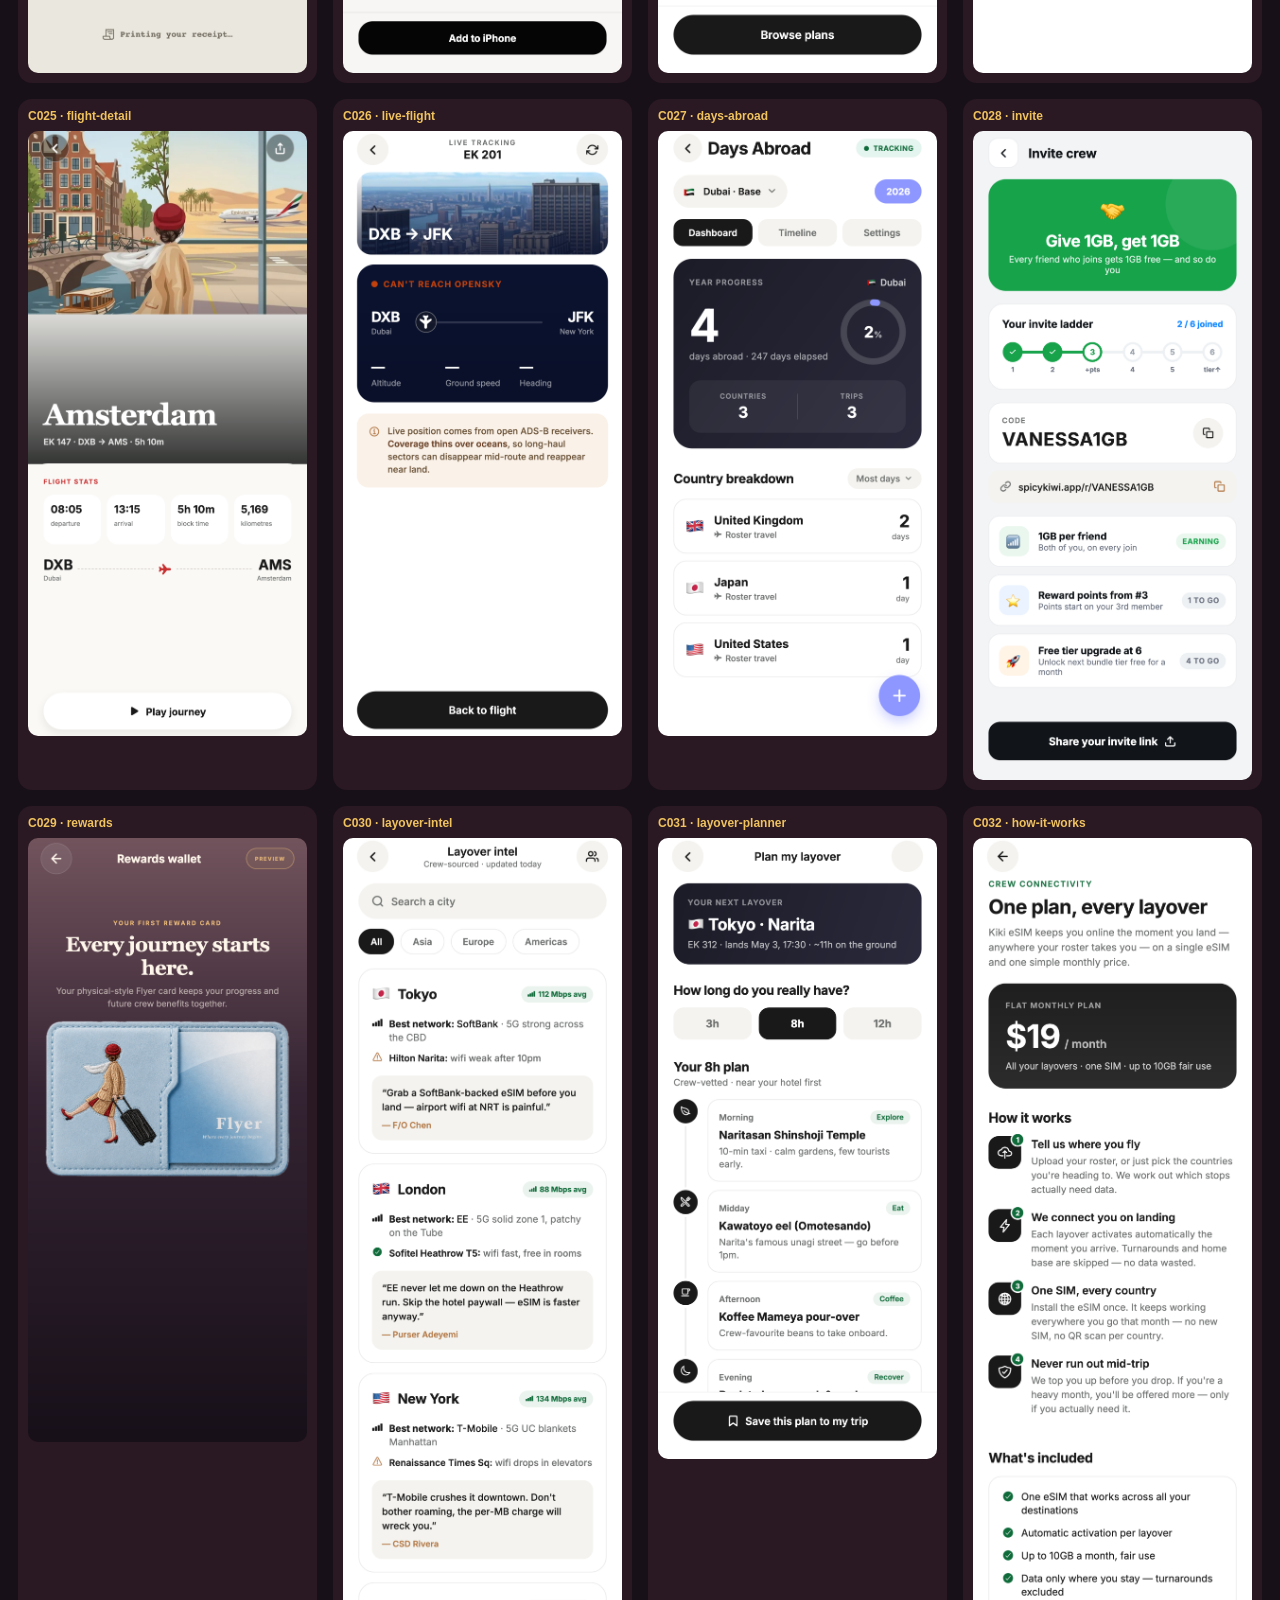
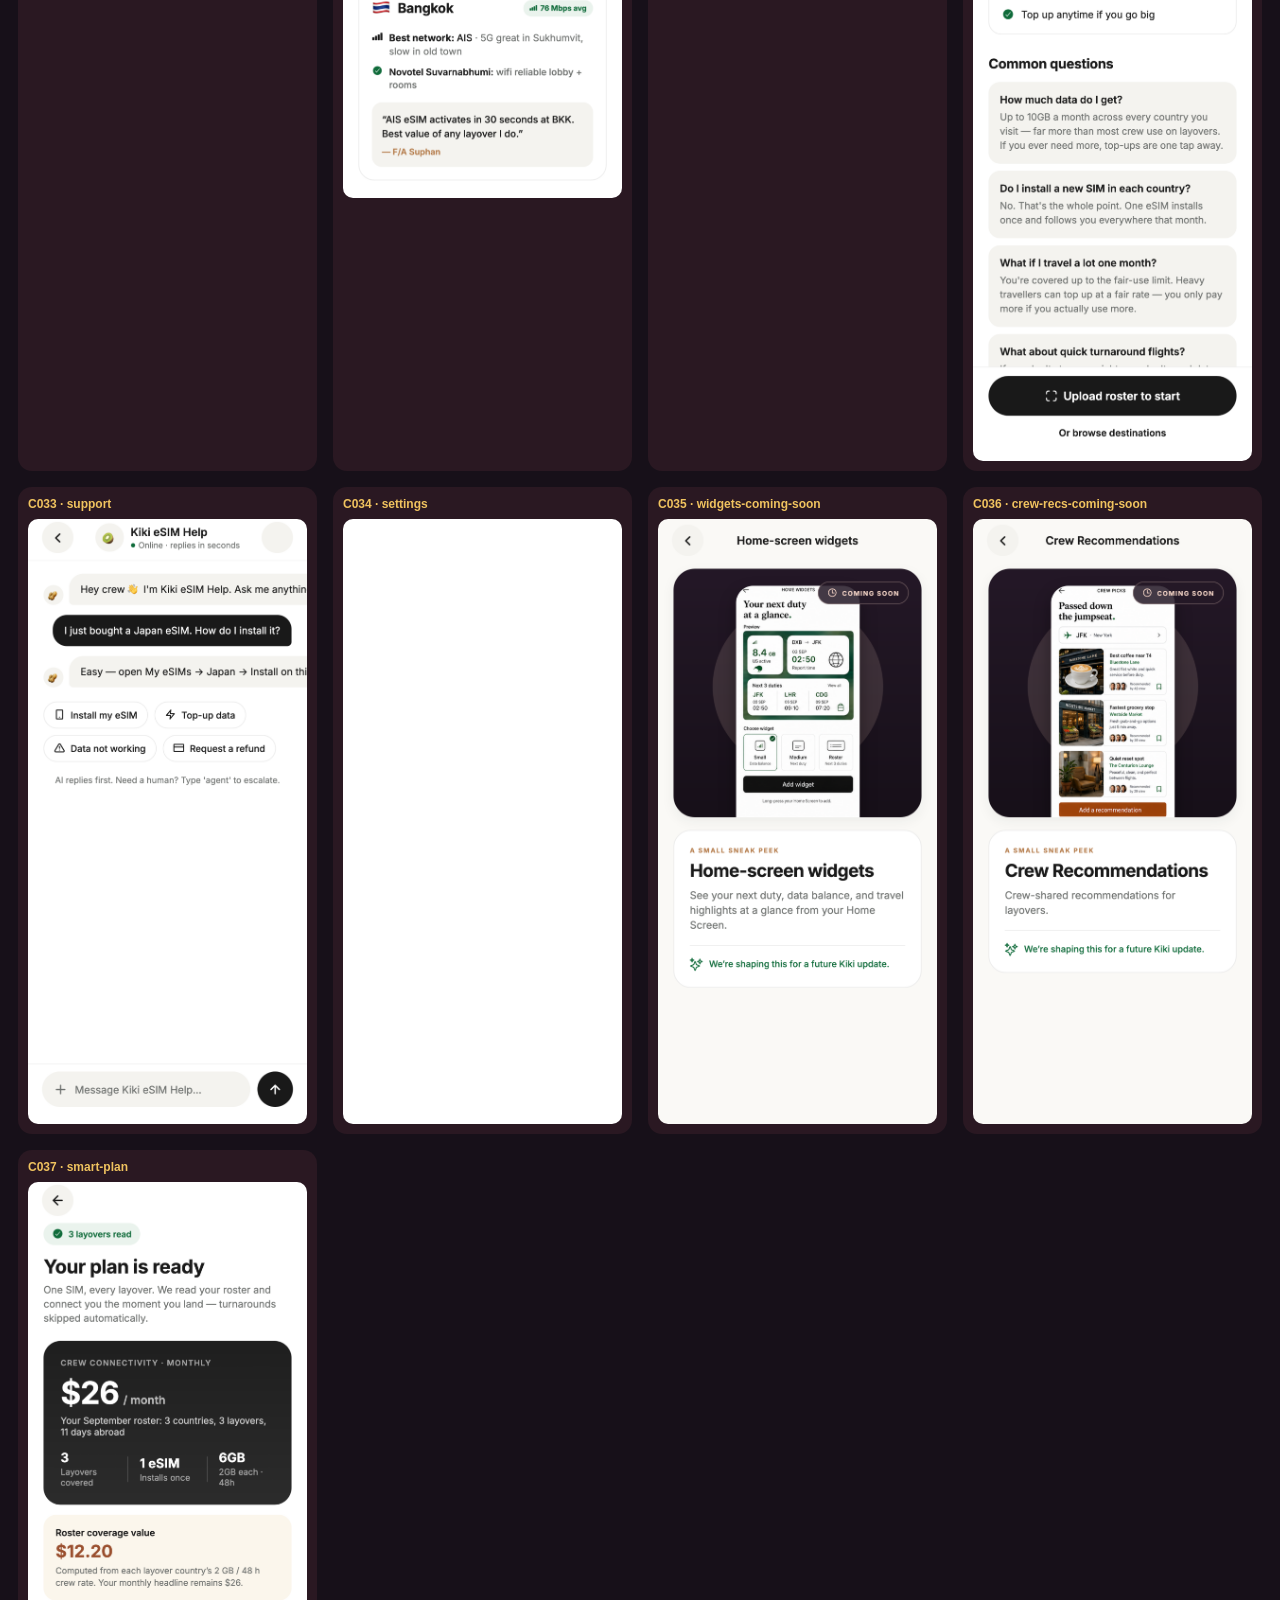
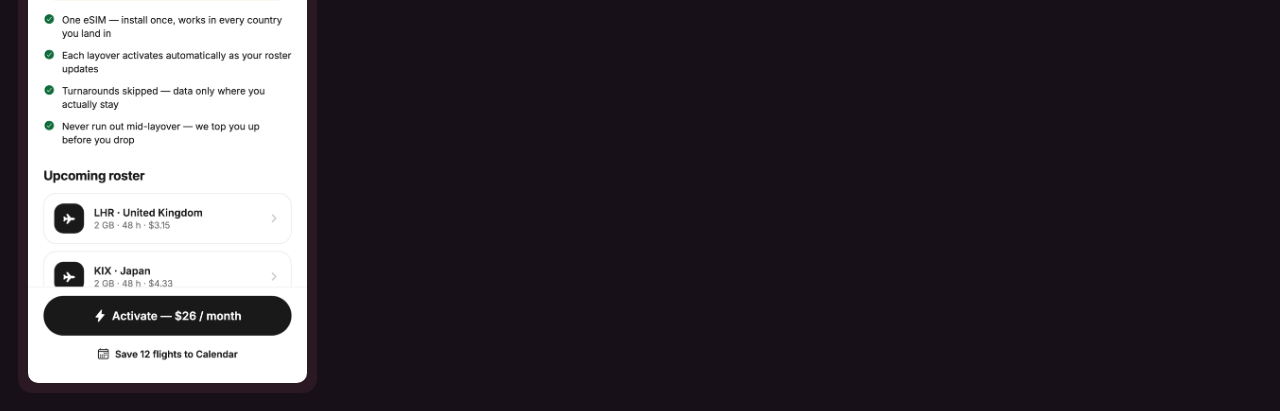
<file: current.html>
<!doctype html><html><head><meta charset="utf-8"><meta name="viewport" content="width=device-width,initial-scale=1"><title>Kiki eSIM — current build, full screens</title>
<style>body{margin:0;background:#171019;color:#fff7ec;font-family:-apple-system,sans-serif;padding:18px}
h1{font-size:20px} p{color:#c9b8c2;font-size:13px}
.grid{display:grid;grid-template-columns:repeat(auto-fill,minmax(260px,1fr));gap:16px}
.card{background:#2a1822;border-radius:14px;padding:10px}
h2{font-size:12px;color:#f0c35f;margin:0 0 8px}
img{width:100%;border-radius:10px;display:block}
input{width:100%;padding:10px;border-radius:10px;border:none;background:#2a1822;color:#fff7ec;margin:10px 0 18px;font-size:14px}</style></head><body>
<h1>Current build — FULL screens (nothing cut off)</h1>
<p>Captured 37 screens from the live source (post Batch 1+2, u188+) on 2026-09-04. Every image shows the ENTIRE scrollable screen. Say "C-number" in review. Tier variants included (t1/t2/t3). <a style="color:#e7b75a" href="index.html">← S-number gallery</a></p>
<input placeholder="filter… (e.g. roster, t3, esim)" oninput="for(const c of document.querySelectorAll('.card'))c.style.display=c.id.toLowerCase().includes(this.value.toLowerCase())||c.textContent.toLowerCase().includes(this.value.toLowerCase())?'':'none'">
<div class="grid"><div class="card" id="C001"><h2>C001 · home-t1</h2><a href="screens/current/home-t1.png" target="_blank"><img loading="lazy" src="screens/current/home-t1.png"></a></div><div class="card" id="C002"><h2>C002 · home-t2</h2><a href="screens/current/home-t2.png" target="_blank"><img loading="lazy" src="screens/current/home-t2.png"></a></div><div class="card" id="C003"><h2>C003 · home-t3</h2><a href="screens/current/home-t3.png" target="_blank"><img loading="lazy" src="screens/current/home-t3.png"></a></div><div class="card" id="C004"><h2>C004 · plans</h2><a href="screens/current/plans.png" target="_blank"><img loading="lazy" src="screens/current/plans.png"></a></div><div class="card" id="C005"><h2>C005 · my-esim-t1</h2><a href="screens/current/my-esim-t1.png" target="_blank"><img loading="lazy" src="screens/current/my-esim-t1.png"></a></div><div class="card" id="C006"><h2>C006 · my-esim-t2</h2><a href="screens/current/my-esim-t2.png" target="_blank"><img loading="lazy" src="screens/current/my-esim-t2.png"></a></div><div class="card" id="C007"><h2>C007 · my-esim-t3</h2><a href="screens/current/my-esim-t3.png" target="_blank"><img loading="lazy" src="screens/current/my-esim-t3.png"></a></div><div class="card" id="C008"><h2>C008 · profile-t1</h2><a href="screens/current/profile-t1.png" target="_blank"><img loading="lazy" src="screens/current/profile-t1.png"></a></div><div class="card" id="C009"><h2>C009 · profile-t3</h2><a href="screens/current/profile-t3.png" target="_blank"><img loading="lazy" src="screens/current/profile-t3.png"></a></div><div class="card" id="C010"><h2>C010 · welcome</h2><a href="screens/current/welcome.png" target="_blank"><img loading="lazy" src="screens/current/welcome.png"></a></div><div class="card" id="C011"><h2>C011 · onboarding</h2><a href="screens/current/onboarding.png" target="_blank"><img loading="lazy" src="screens/current/onboarding.png"></a></div><div class="card" id="C012"><h2>C012 · landing</h2><a href="screens/current/landing.png" target="_blank"><img loading="lazy" src="screens/current/landing.png"></a></div><div class="card" id="C013"><h2>C013 · account</h2><a href="screens/current/account.png" target="_blank"><img loading="lazy" src="screens/current/account.png"></a></div><div class="card" id="C014"><h2>C014 · roster-upload</h2><a href="screens/current/roster-upload.png" target="_blank"><img loading="lazy" src="screens/current/roster-upload.png"></a></div><div class="card" id="C015"><h2>C015 · roster-manual</h2><a href="screens/current/roster-manual.png" target="_blank"><img loading="lazy" src="screens/current/roster-manual.png"></a></div><div class="card" id="C016"><h2>C016 · roster-trips</h2><a href="screens/current/roster-trips.png" target="_blank"><img loading="lazy" src="screens/current/roster-trips.png"></a></div><div class="card" id="C017"><h2>C017 · roster-confirm</h2><a href="screens/current/roster-confirm.png" target="_blank"><img loading="lazy" src="screens/current/roster-confirm.png"></a></div><div class="card" id="C018"><h2>C018 · schedule</h2><a href="screens/current/schedule.png" target="_blank"><img loading="lazy" src="screens/current/schedule.png"></a></div><div class="card" id="C019"><h2>C019 · plan-detail-france</h2><a href="screens/current/plan-detail-france.png" target="_blank"><img loading="lazy" src="screens/current/plan-detail-france.png"></a></div><div class="card" id="C020"><h2>C020 · checkout-france</h2><a href="screens/current/checkout-france.png" target="_blank"><img loading="lazy" src="screens/current/checkout-france.png"></a></div><div class="card" id="C021"><h2>C021 · purchase-success</h2><a href="screens/current/purchase-success.png" target="_blank"><img loading="lazy" src="screens/current/purchase-success.png"></a></div><div class="card" id="C022"><h2>C022 · esim-install</h2><a href="screens/current/esim-install.png" target="_blank"><img loading="lazy" src="screens/current/esim-install.png"></a></div><div class="card" id="C023"><h2>C023 · esim-detail</h2><a href="screens/current/esim-detail.png" target="_blank"><img loading="lazy" src="screens/current/esim-detail.png"></a></div><div class="card" id="C024"><h2>C024 · top-up</h2><a href="screens/current/top-up.png" target="_blank"><img loading="lazy" src="screens/current/top-up.png"></a></div><div class="card" id="C025"><h2>C025 · flight-detail</h2><a href="screens/current/flight-detail.png" target="_blank"><img loading="lazy" src="screens/current/flight-detail.png"></a></div><div class="card" id="C026"><h2>C026 · live-flight</h2><a href="screens/current/live-flight.png" target="_blank"><img loading="lazy" src="screens/current/live-flight.png"></a></div><div class="card" id="C027"><h2>C027 · days-abroad</h2><a href="screens/current/days-abroad.png" target="_blank"><img loading="lazy" src="screens/current/days-abroad.png"></a></div><div class="card" id="C028"><h2>C028 · invite</h2><a href="screens/current/invite.png" target="_blank"><img loading="lazy" src="screens/current/invite.png"></a></div><div class="card" id="C029"><h2>C029 · rewards</h2><a href="screens/current/rewards.png" target="_blank"><img loading="lazy" src="screens/current/rewards.png"></a></div><div class="card" id="C030"><h2>C030 · layover-intel</h2><a href="screens/current/layover-intel.png" target="_blank"><img loading="lazy" src="screens/current/layover-intel.png"></a></div><div class="card" id="C031"><h2>C031 · layover-planner</h2><a href="screens/current/layover-planner.png" target="_blank"><img loading="lazy" src="screens/current/layover-planner.png"></a></div><div class="card" id="C032"><h2>C032 · how-it-works</h2><a href="screens/current/how-it-works.png" target="_blank"><img loading="lazy" src="screens/current/how-it-works.png"></a></div><div class="card" id="C033"><h2>C033 · support</h2><a href="screens/current/support.png" target="_blank"><img loading="lazy" src="screens/current/support.png"></a></div><div class="card" id="C034"><h2>C034 · settings</h2><a href="screens/current/settings.png" target="_blank"><img loading="lazy" src="screens/current/settings.png"></a></div><div class="card" id="C035"><h2>C035 · widgets-coming-soon</h2><a href="screens/current/widgets-coming-soon.png" target="_blank"><img loading="lazy" src="screens/current/widgets-coming-soon.png"></a></div><div class="card" id="C036"><h2>C036 · crew-recs-coming-soon</h2><a href="screens/current/crew-recs-coming-soon.png" target="_blank"><img loading="lazy" src="screens/current/crew-recs-coming-soon.png"></a></div><div class="card" id="C037"><h2>C037 · smart-plan</h2><a href="screens/current/smart-plan.png" target="_blank"><img loading="lazy" src="screens/current/smart-plan.png"></a></div></div></body></html>
</file>
<file: styles.css>
:root{
  --bg:#f6f7f9; --card:#fff; --line:#e2e5ea; --ink:#16181c; --dim:#6b7280;
  --accent:#0d6e4a; --accent-soft:#e7f4ed;
}
@media (prefers-color-scheme:dark){
  :root{ --bg:#0e0f11; --card:#17191d; --line:#2a2d33; --ink:#e9ecf1; --dim:#8a919c;
         --accent:#7dd3a0; --accent-soft:#15241c; }
}
*{box-sizing:border-box}
body{margin:0;background:var(--bg);color:var(--ink);
  font:15px/1.55 -apple-system,BlinkMacSystemFont,"SF Pro Text",Inter,system-ui,sans-serif}

header{position:sticky;top:0;z-index:20;background:var(--bg);
  border-bottom:1px solid var(--line);padding:14px 18px 12px}
.bar{display:flex;align-items:baseline;gap:12px;flex-wrap:wrap}
h1{margin:0;font-size:17px;letter-spacing:-.01em}
.build{color:var(--dim);font-size:12px}
#q{width:100%;margin-top:10px;padding:12px 14px;font-size:16px;
  border:1px solid var(--line);border-radius:11px;background:var(--card);color:var(--ink)}
#q:focus{outline:2px solid var(--accent);outline-offset:1px}
.filters{display:flex;gap:6px;flex-wrap:wrap;margin-top:9px}
.filters button{padding:5px 11px;border:1px solid var(--line);border-radius:999px;
  background:var(--card);color:var(--dim);font-size:12.5px;cursor:pointer}
.filters button[aria-pressed=true]{background:var(--accent-soft);color:var(--accent);
  border-color:var(--accent)}
.hint{margin:9px 0 0;color:var(--dim);font-size:12.5px}
.hint b{color:var(--ink);font-weight:600}

main{padding:18px;max-width:1500px;margin:0 auto}

#viewer{background:var(--card);border:1px solid var(--line);border-radius:16px;
  padding:16px;margin-bottom:22px}
.vhead{display:flex;justify-content:space-between;align-items:center;gap:12px;flex-wrap:wrap}
.sid{font:700 21px/1 ui-monospace,SFMono-Regular,Menlo,monospace;color:var(--accent)}
.sname{font-size:19px;margin-left:9px}
.vnav{display:flex;gap:7px}
.vnav button{padding:7px 13px;border:1px solid var(--line);border-radius:9px;
  background:var(--bg);color:var(--ink);font-size:13px;cursor:pointer}
.vnav button:hover{border-color:var(--accent);color:var(--accent)}
.meta{color:var(--dim);font-size:12.5px;margin:8px 0 14px;display:flex;gap:14px;flex-wrap:wrap}
.meta code{color:var(--ink)}

.pair{display:grid;grid-template-columns:1fr 1fr;gap:16px;align-items:start}
.pair figure{margin:0}
figcaption{font-size:12px;color:var(--dim);margin-bottom:7px;display:flex;
  justify-content:space-between}
figcaption a{color:var(--accent);text-decoration:none}
.shot{position:relative;line-height:0;border:1px solid var(--line);border-radius:12px;
  overflow:hidden;background:#000}
.shot img{width:100%;display:block}
.anno{width:100%;border:1px solid var(--line);border-radius:12px;background:#fff}
.cross{position:absolute;background:var(--accent);opacity:.65;pointer-events:none;display:none}
.cross{width:1px;top:0;bottom:0}
.cross.h{height:1px;left:0;right:0;width:auto;top:0;bottom:auto}
.shot:hover .cross{display:block}
.readout{position:absolute;left:8px;top:8px;padding:4px 8px;border-radius:7px;
  background:rgba(0,0,0,.72);color:#fff;font:12px/1 ui-monospace,Menlo,monospace;
  pointer-events:none;opacity:0;transition:opacity .12s}
.shot:hover .readout{opacity:1}

.regions{margin-top:14px;display:flex;gap:8px;flex-wrap:wrap}
.regions span{font-size:12.5px;border:1px solid var(--line);border-radius:8px;
  padding:5px 10px;background:var(--bg)}
.regions b{color:var(--accent);font-family:ui-monospace,Menlo,monospace}

#grid{display:grid;gap:14px;grid-template-columns:repeat(auto-fill,minmax(158px,1fr))}
.tile{background:var(--card);border:1px solid var(--line);border-radius:13px;
  overflow:hidden;cursor:pointer;text-align:left;padding:0;color:inherit;font:inherit}
.tile:hover{border-color:var(--accent)}
.tile img{width:100%;display:block;aspect-ratio:402/874;object-fit:cover;
  object-position:top;background:#000}
.tile div{padding:8px 10px}
.tile .t-id{font:700 12px/1.3 ui-monospace,Menlo,monospace;color:var(--accent)}
.tile .t-name{font-size:12.5px;margin-top:2px}
.tile .t-cat{font-size:11px;color:var(--dim);margin-top:2px}

#empty{color:var(--dim);text-align:center;padding:40px 0}
footer{padding:22px 18px 40px;text-align:center;color:var(--dim);font-size:12px}
footer a{color:var(--accent);text-decoration:none}

@media (max-width:860px){
  .pair{grid-template-columns:1fr}
  #grid{grid-template-columns:repeat(auto-fill,minmax(128px,1fr))}
  .sname{display:block;margin:4px 0 0}
}

/* ---------- Files & folders (in-page browser for every dropped file) ---------- */

#files{margin-top:38px;border-top:1px solid var(--line);padding-top:8px}
.fhead h2{font-size:16px;margin:14px 0 6px}
.fdim{color:var(--dim);font-weight:400;font-size:12.5px}
.fbar{display:flex;gap:9px;align-items:center;flex-wrap:wrap;margin:10px 0 8px}
.fbar input{flex:1;min-width:200px;background:var(--card);color:var(--ink);
  border:1px solid var(--line);border-radius:10px;padding:9px 12px;font:inherit;font-size:14px}
.fbar button{background:var(--card);color:var(--ink);border:1px solid var(--line);
  border-radius:10px;padding:9px 13px;font:inherit;font-size:13px;cursor:pointer}
.fbar button:hover{border-color:var(--accent)}

.fcrumbs{display:flex;gap:5px;align-items:center;flex-wrap:wrap;margin:4px 0 12px;font-size:13px}
.crumb{background:none;border:0;padding:3px 5px;color:var(--accent);cursor:pointer;
  font:inherit;font-size:13px;border-radius:6px}
.crumb:hover{background:var(--accent-soft)}
.crumb-sep{color:var(--dim)}

.fgrid{display:grid;gap:12px;grid-template-columns:repeat(auto-fill,minmax(152px,1fr))}
.ftile{position:relative;margin:0;background:var(--card);border:1px solid var(--line);
  border-radius:12px;overflow:hidden;text-align:left;padding:0;scroll-margin-top:150px}
.ftile:hover{border-color:var(--accent)}
.ftile.fhit{outline:2px solid var(--accent);outline-offset:1px}
.ftile img,.ftile video{width:100%;height:132px;object-fit:cover;display:block;background:#000}

.fdir{cursor:pointer;display:flex;flex-direction:column;align-items:stretch;
  background:var(--accent-soft);border-color:var(--line)}
.fdir-ic{height:132px;display:flex;align-items:center;justify-content:center;font-size:40px}
.fdoc{height:132px;display:flex;align-items:center;justify-content:center;text-align:center;
  padding:10px;color:var(--accent);text-decoration:none;
  font:600 12px ui-monospace,Menlo,monospace}

.fmeta{padding:8px 10px;border-top:1px solid var(--line)}
.fdir .fmeta{border-top:1px solid var(--line)}
.fname{font-size:12.5px;line-height:1.35;word-break:break-word}
.fsub{font-size:11px;color:var(--dim);margin-top:2px}
.fwhere{font-size:10.5px;color:var(--dim);margin-top:3px;font-style:italic;word-break:break-word}

.fnum{position:absolute;top:6px;left:6px;z-index:2;min-width:26px;height:21px;padding:0 6px;
  border-radius:7px;background:var(--accent);color:var(--bg);text-align:center;
  font:700 11.5px/21px ui-monospace,SFMono-Regular,Menlo,monospace}

.fmore{display:block;margin:22px auto 8px;background:var(--card);color:var(--ink);
  border:1px solid var(--line);border-radius:10px;padding:11px 20px;font:inherit;
  font-size:14px;cursor:pointer}
.fmore:hover{border-color:var(--accent)}
</file>
